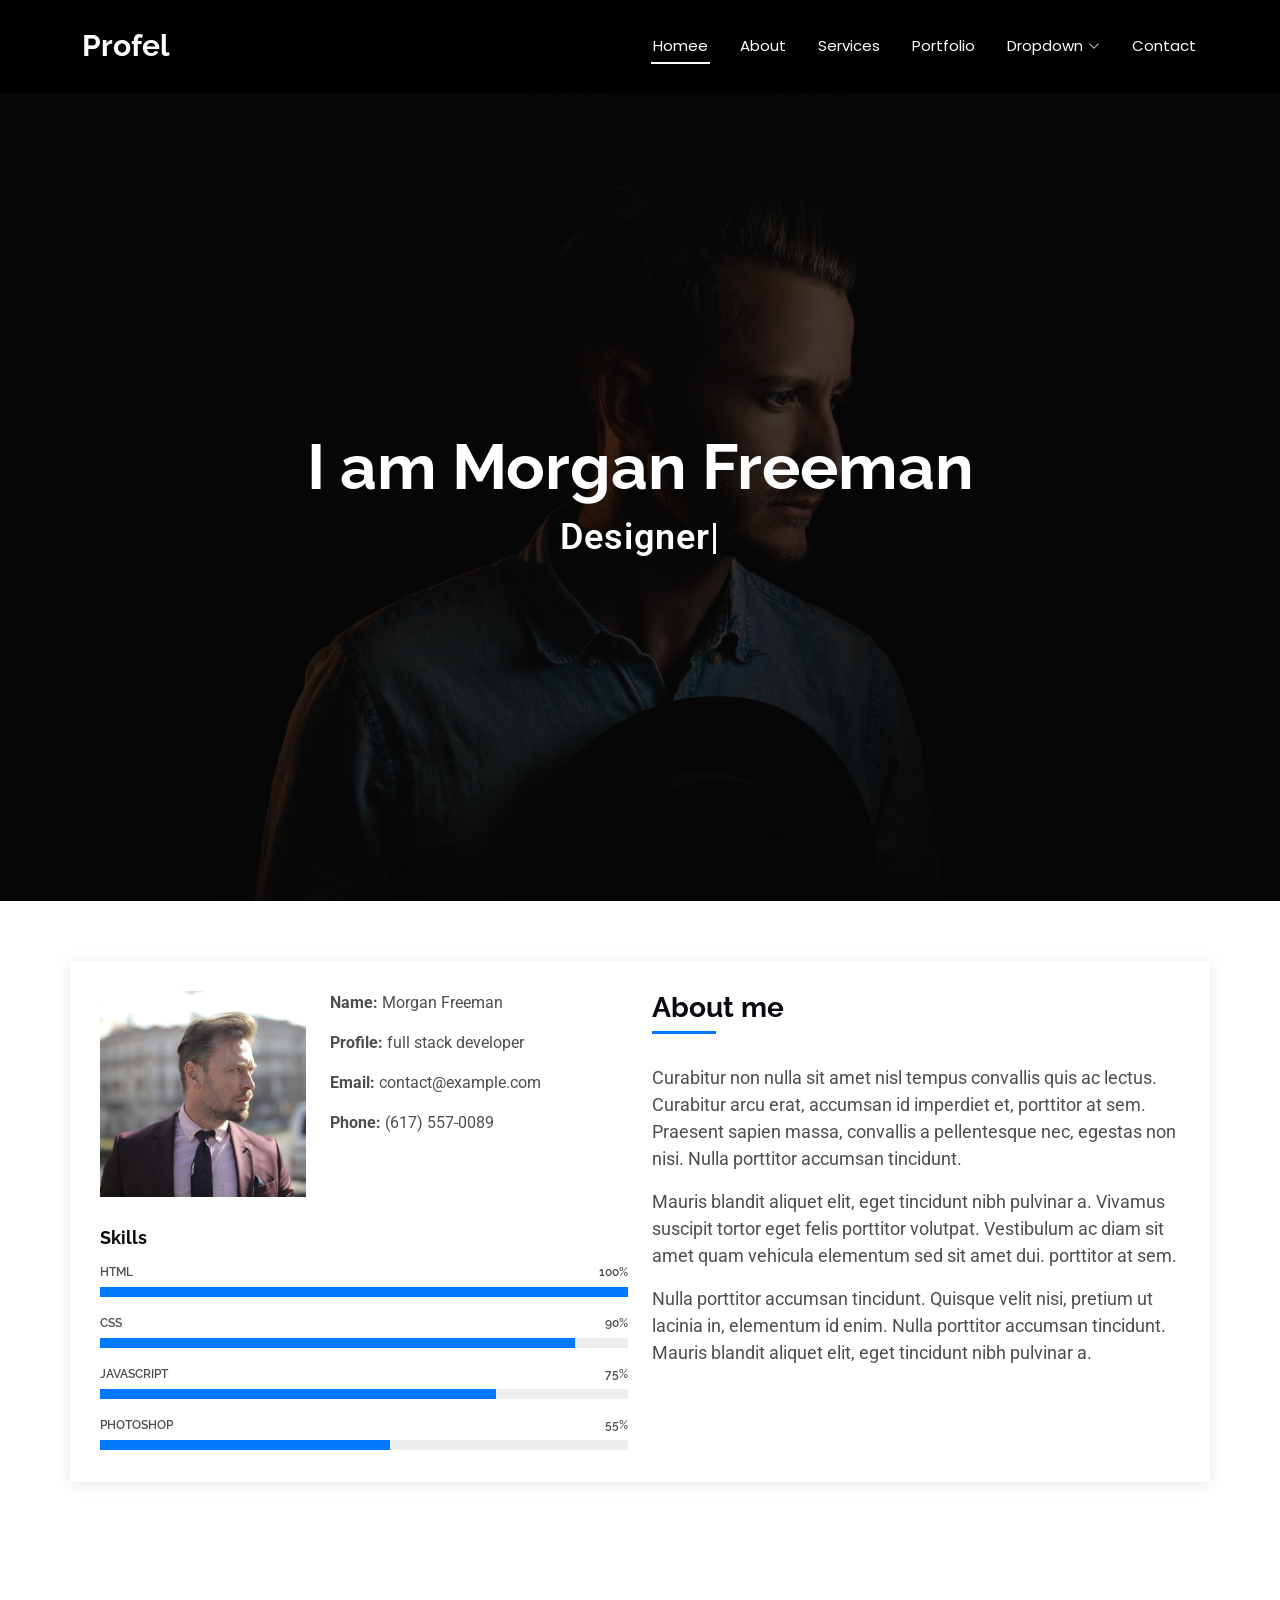
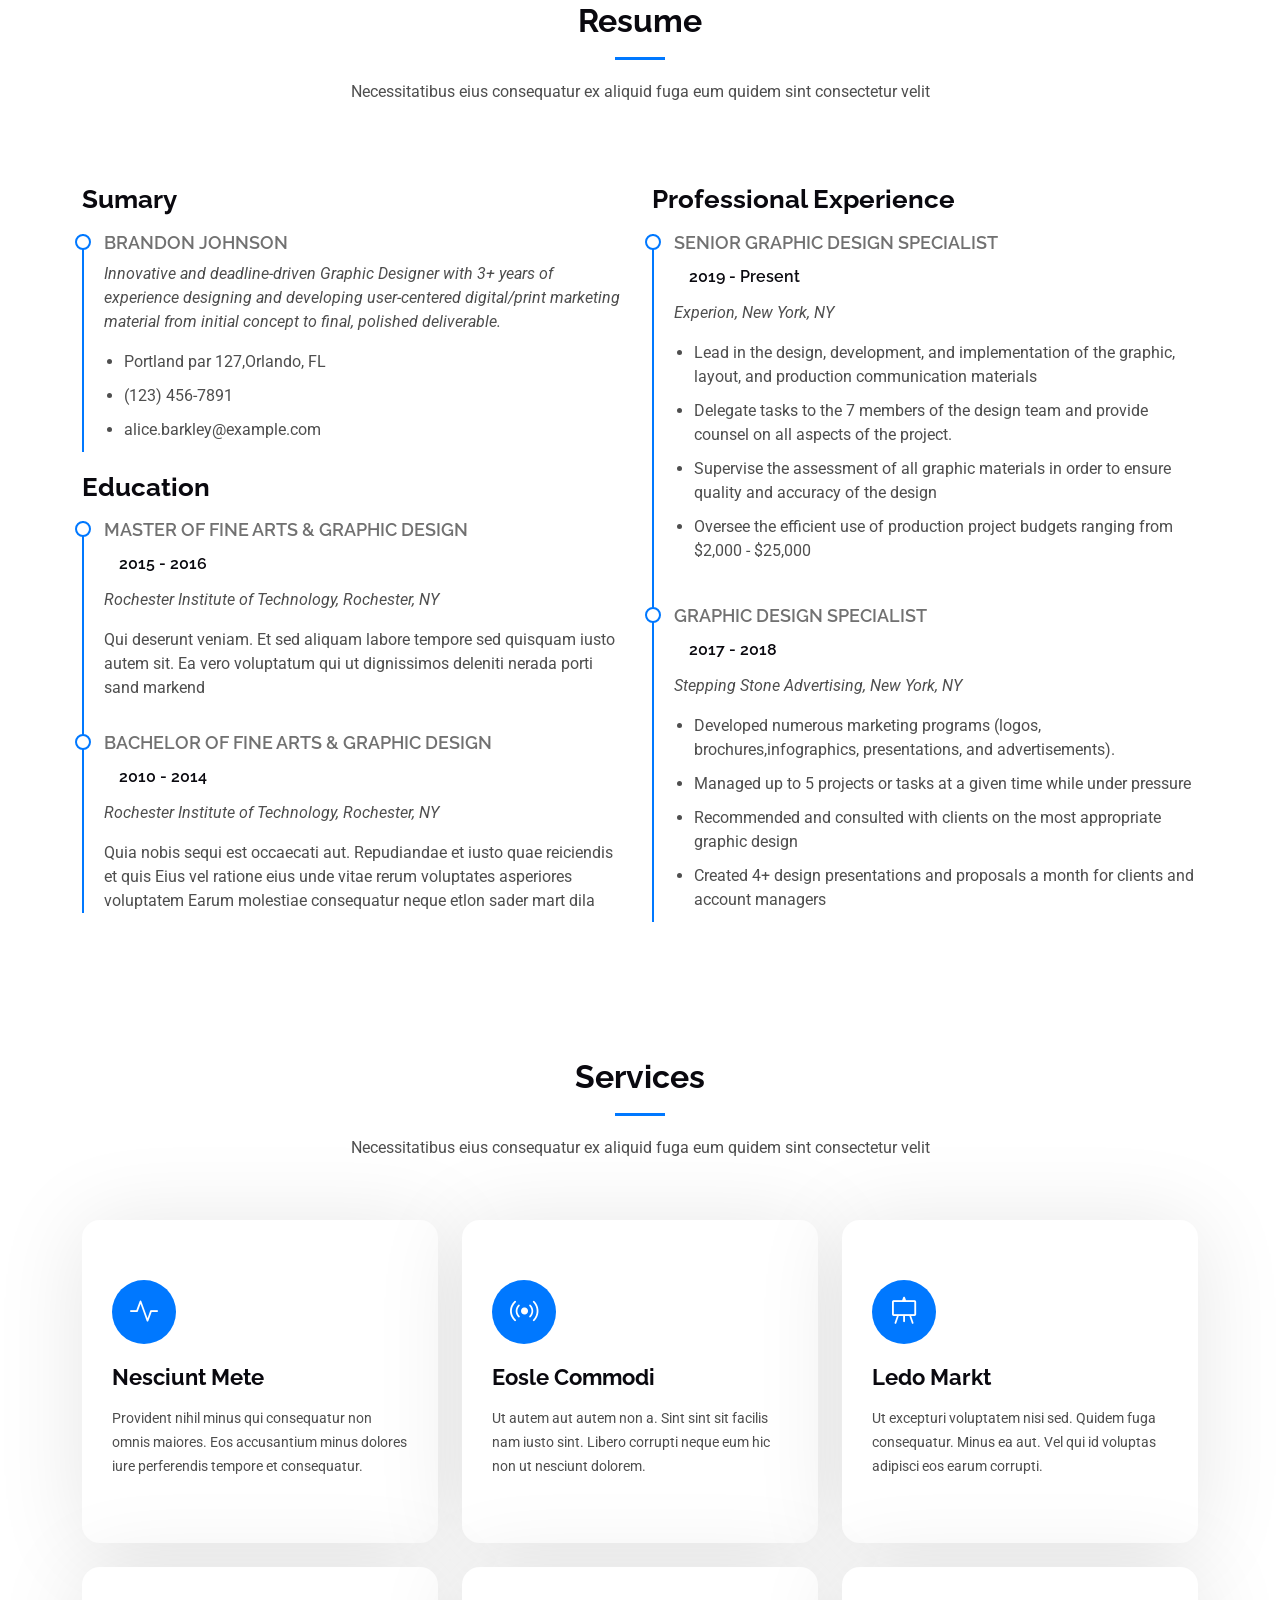
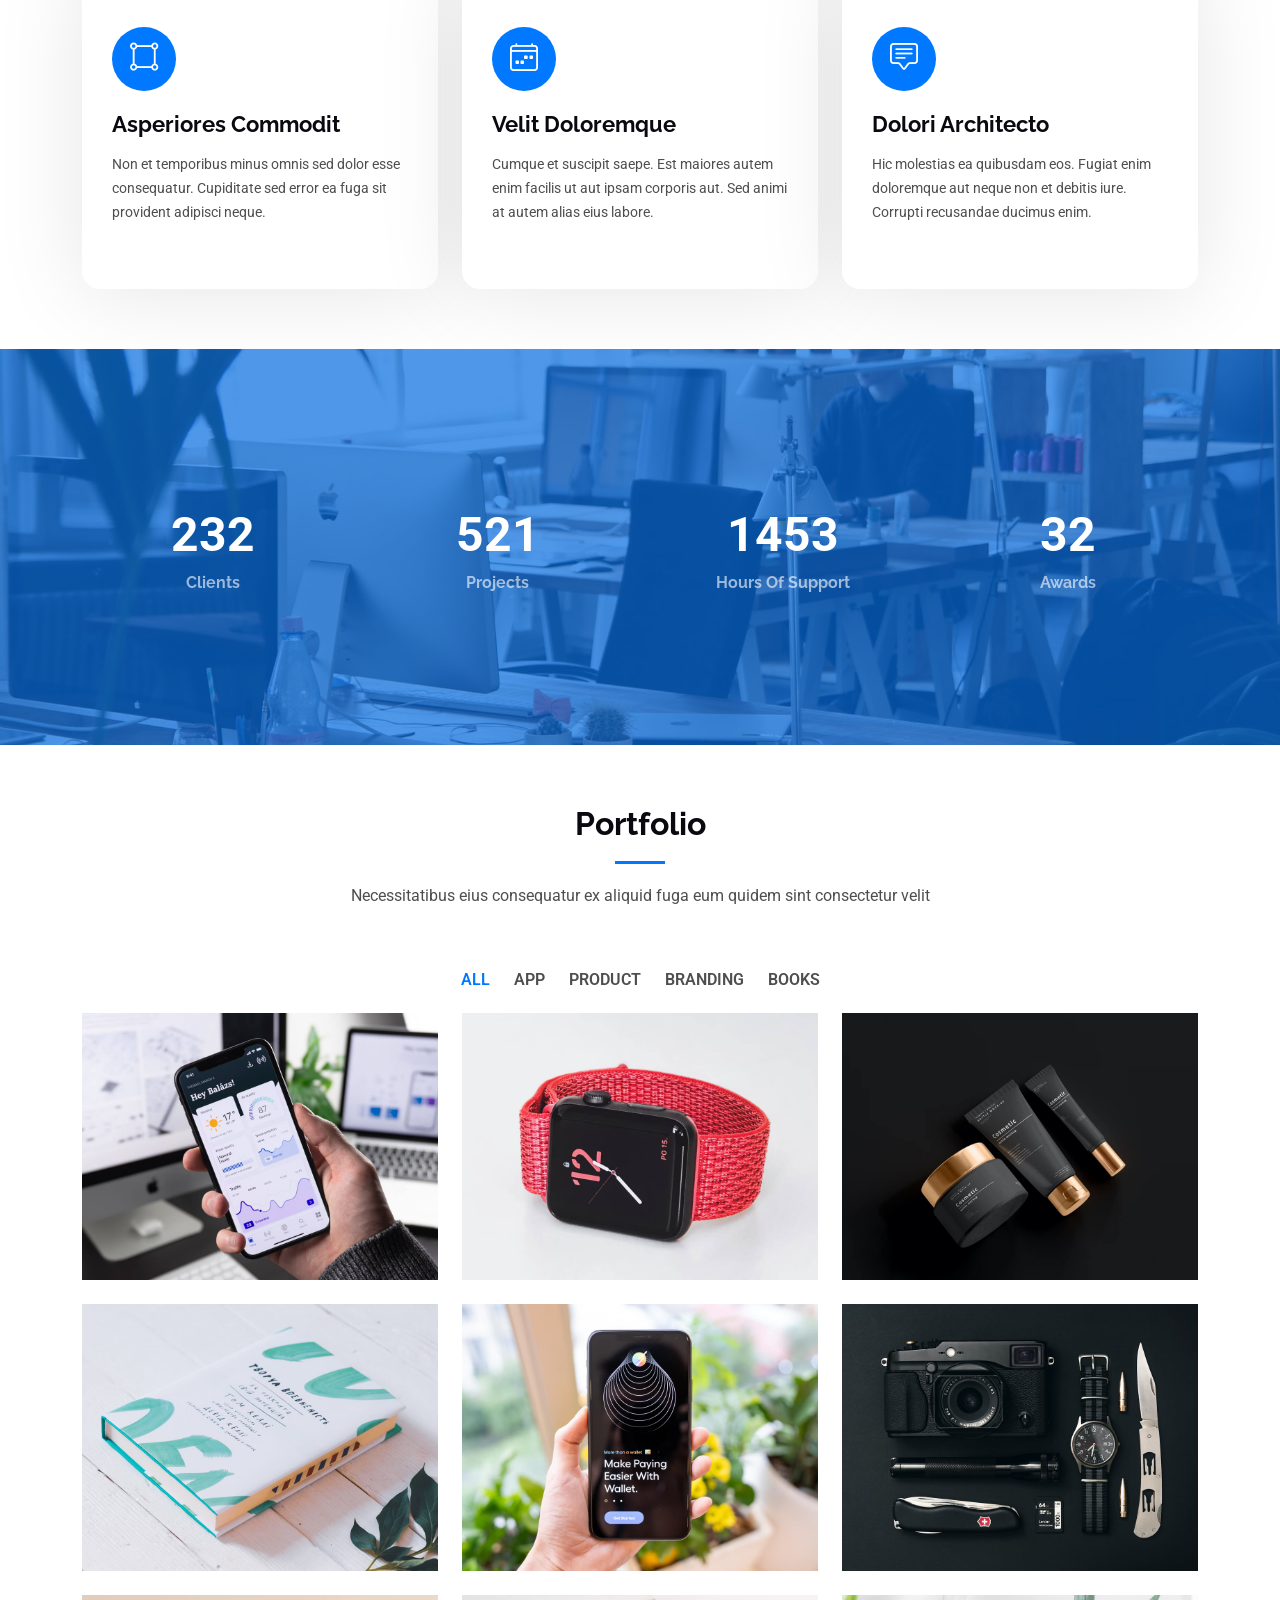
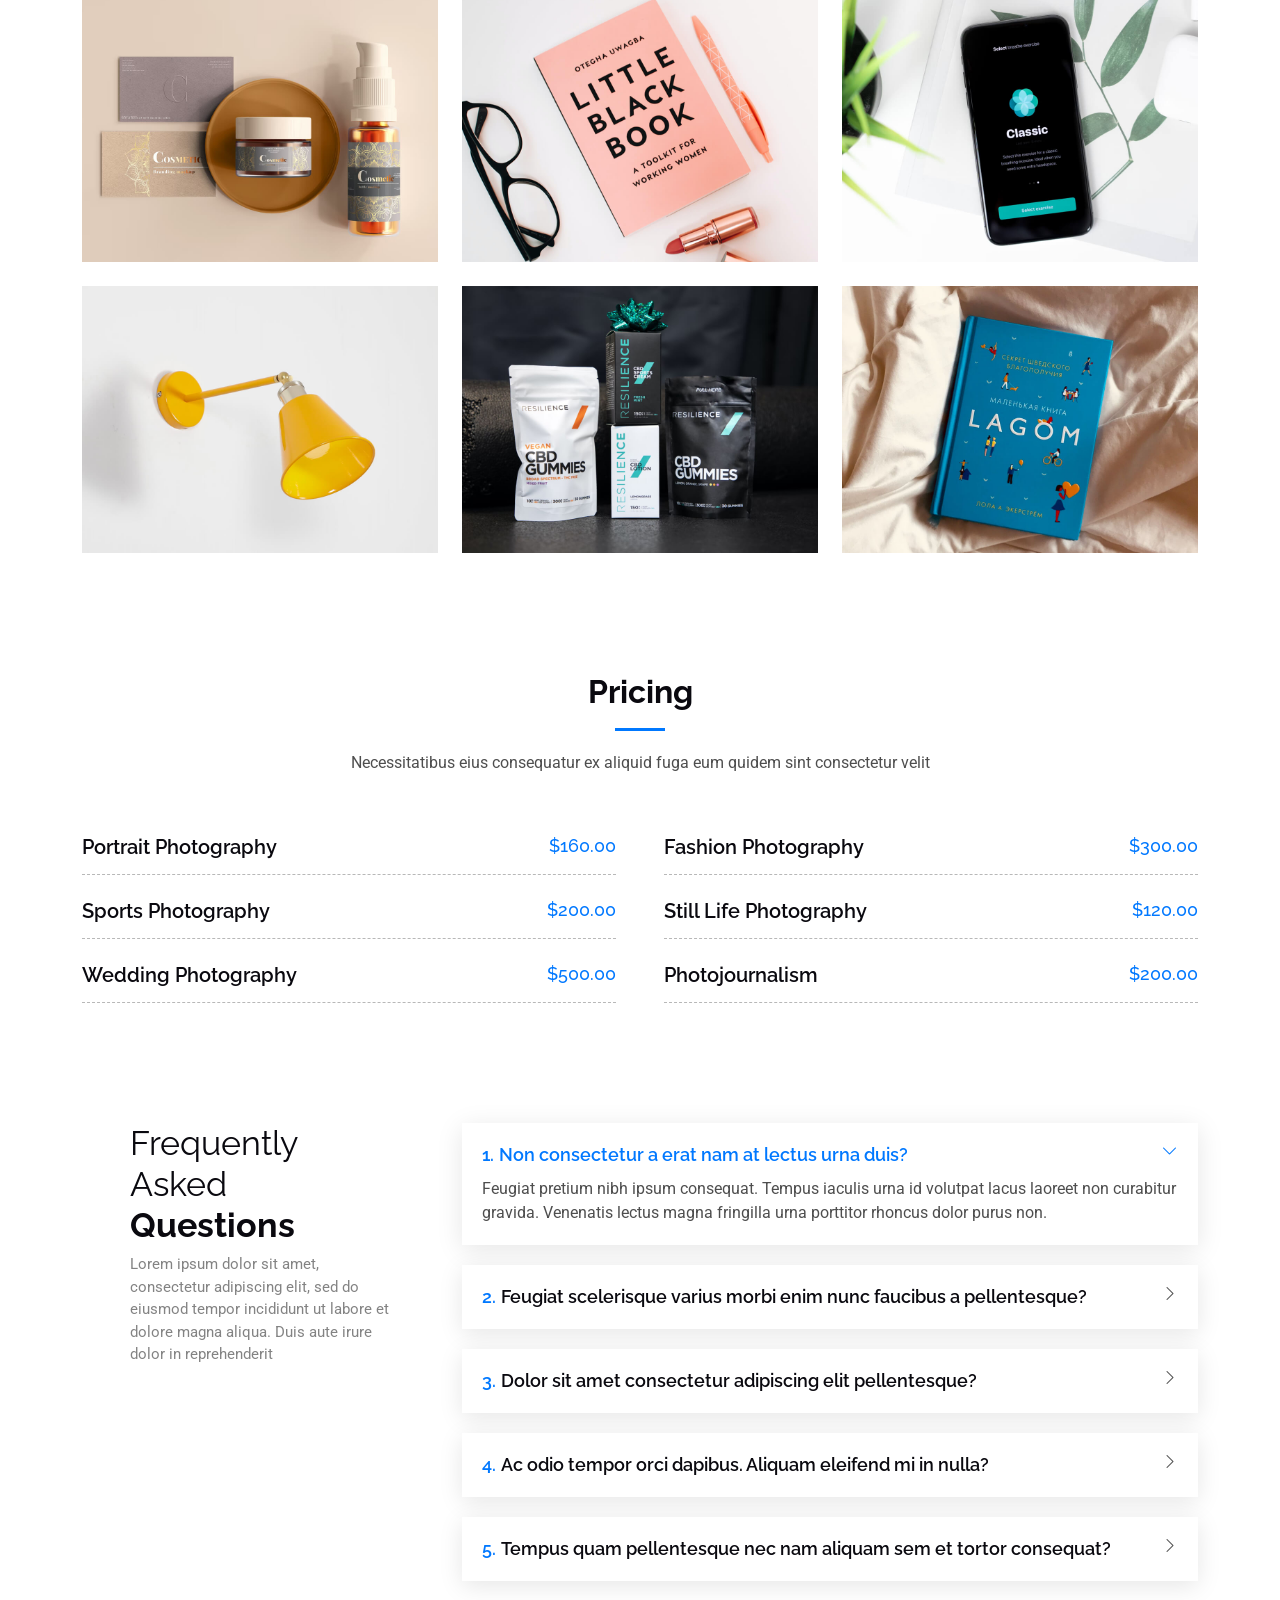
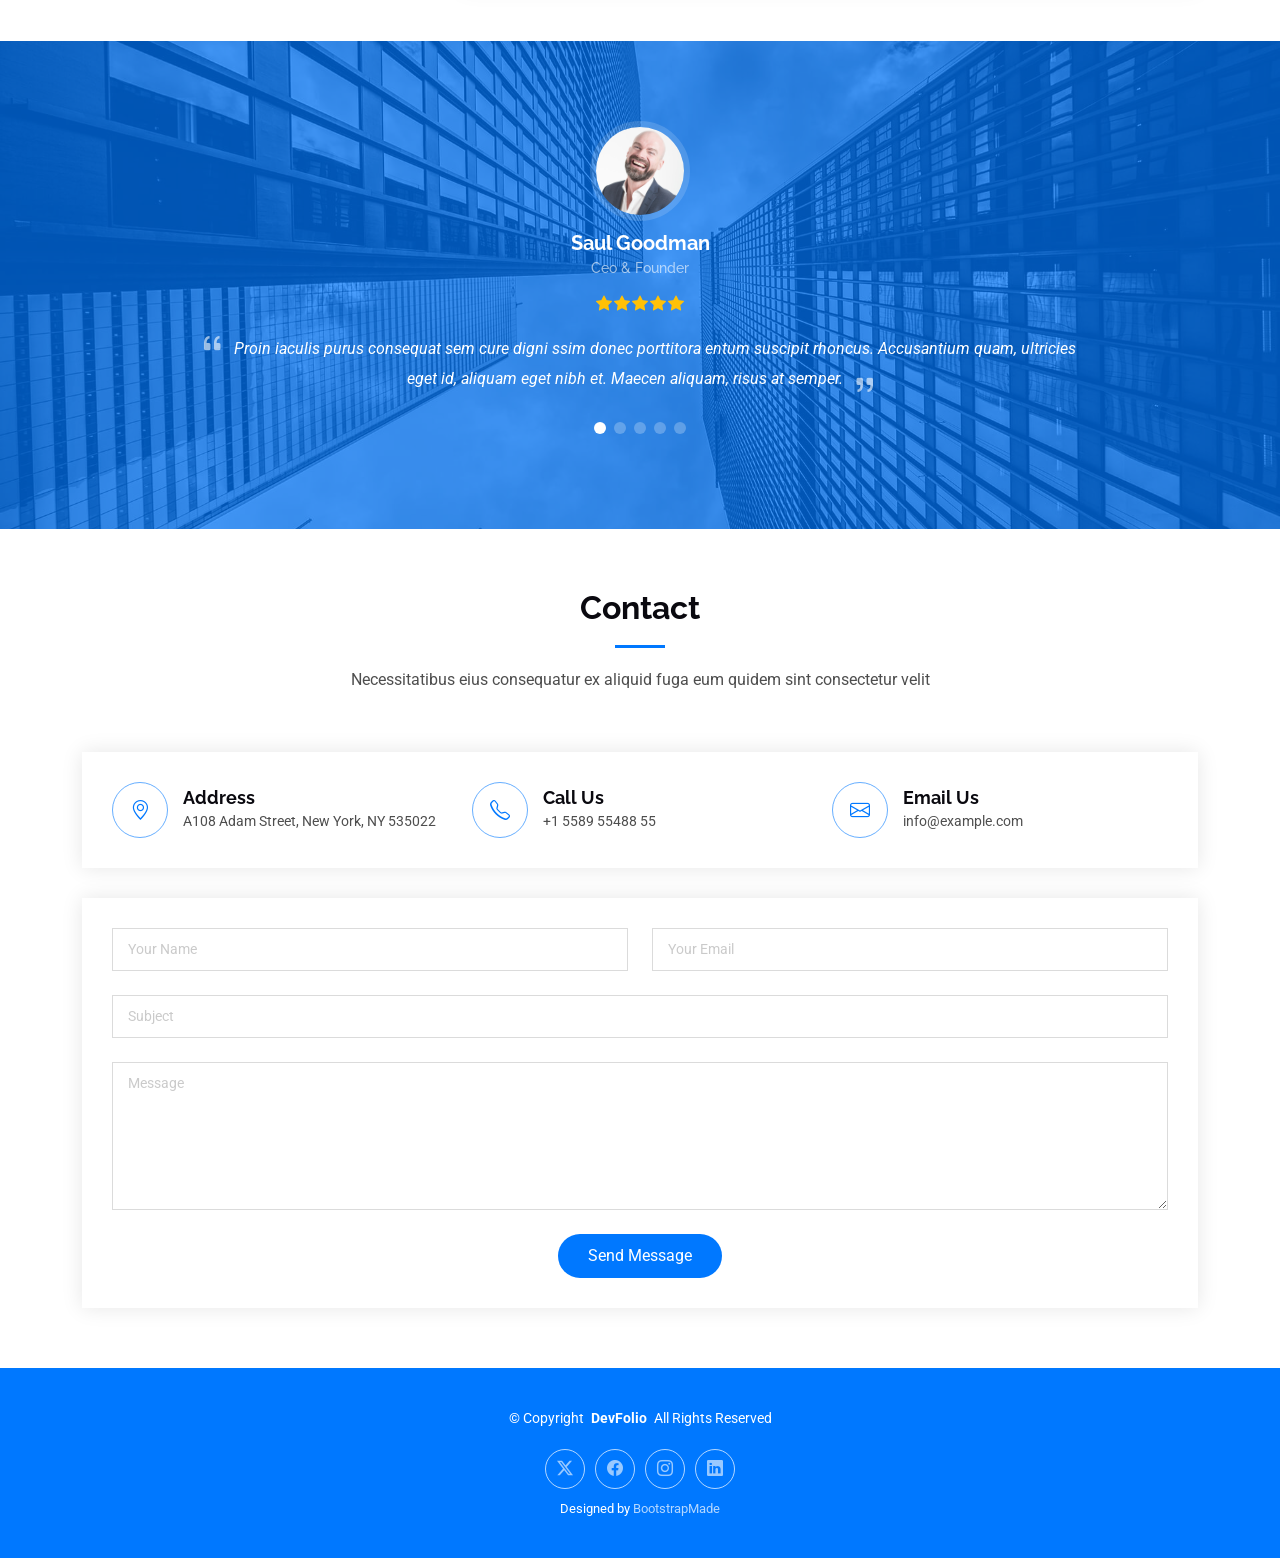
<file: DevFolio/index.html>
<!DOCTYPE html>
<html lang="en">

<head>
  <meta charset="utf-8">
  <meta content="width=device-width, initial-scale=1.0" name="viewport">
  <title>Index - DevFolio Bootstrap Template</title>
  <meta name="description" content="">
  <meta name="keywords" content="">

  <!-- Favicons -->
  <link href="assets/img/favicon.png" rel="icon">
  <link href="assets/img/apple-touch-icon.png" rel="apple-touch-icon">

  <!-- Fonts -->
  <link href="https://fonts.googleapis.com" rel="preconnect">
  <link href="https://fonts.gstatic.com" rel="preconnect" crossorigin>
  <link href="https://fonts.googleapis.com/css2?family=Roboto:ital,wght@0,100;0,300;0,400;0,500;0,700;0,900;1,100;1,300;1,400;1,500;1,700;1,900&family=Poppins:ital,wght@0,100;0,200;0,300;0,400;0,500;0,600;0,700;0,800;0,900;1,100;1,200;1,300;1,400;1,500;1,600;1,700;1,800;1,900&family=Raleway:ital,wght@0,100;0,200;0,300;0,400;0,500;0,600;0,700;0,800;0,900;1,100;1,200;1,300;1,400;1,500;1,600;1,700;1,800;1,900&display=swap" rel="stylesheet">

  <!-- Vendor CSS Files -->
  <link href="assets/vendor/bootstrap/css/bootstrap.min.css" rel="stylesheet">
  <link href="assets/vendor/bootstrap-icons/bootstrap-icons.css" rel="stylesheet">
  <link href="assets/vendor/aos/aos.css" rel="stylesheet">
  <link href="assets/vendor/glightbox/css/glightbox.min.css" rel="stylesheet">
  <link href="assets/vendor/swiper/swiper-bundle.min.css" rel="stylesheet">

  <!-- Main CSS File -->
  <link href="assets/css/main.css" rel="stylesheet">

  <!-- =======================================================
  * Template Name: DevFolio
  * Template URL: https://bootstrapmade.com/devfolio-bootstrap-portfolio-html-template/
  * Updated: Aug 07 2024 with Bootstrap v5.3.3
  * Author: BootstrapMade.com
  * License: https://bootstrapmade.com/license/
  ======================================================== -->
</head>

<body class="index-page">

  <header id="header" class="header d-flex align-items-center sticky-top">
    <div class="container-fluid container-xl position-relative d-flex align-items-center justify-content-between">

      <a href="index.html" class="logo d-flex align-items-center">
        <!-- Uncomment the line below if you also wish to use an image logo -->
        <!-- <img src="assets/img/logo.png" alt=""> -->
        <h1 class="sitename">Profel</h1>
      </a>

      <nav id="navmenu" class="navmenu">
        <ul>
          <li><a href="#hero" class="active">Homee<br></a></li>
          <li><a href="#about">About</a></li>
          <li><a href="#services">Services</a></li>
          <li><a href="#portfolio">Portfolio</a></li>
          <li class="dropdown"><a href="#"><span>Dropdown</span> <i class="bi bi-chevron-down toggle-dropdown"></i></a>
            <ul>
              <li><a href="#">Dropdown 1</a></li>
              <li class="dropdown"><a href="#"><span>Deep Dropdown</span> <i class="bi bi-chevron-down toggle-dropdown"></i></a>
                <ul>
                  <li><a href="#">Deep Dropdown 1</a></li>
                  <li><a href="#">Deep Dropdown 2</a></li>
                  <li><a href="#">Deep Dropdown 3</a></li>
                  <li><a href="#">Deep Dropdown 4</a></li>
                  <li><a href="#">Deep Dropdown 5</a></li>
                </ul>
              </li>
              <li><a href="#">Dropdown 2</a></li>
              <li><a href="#">Dropdown 3</a></li>
              <li><a href="#">Dropdown 4</a></li>
            </ul>
          </li>
          <li><a href="#contact">Contact</a></li>
        </ul>
        <i class="mobile-nav-toggle d-xl-none bi bi-list"></i>
      </nav>

    </div>
  </header>

  <main class="main">

    <!-- Hero Section -->
    <section id="hero" class="hero section dark-background">

      <img src="assets/img/hero-img.jpg" alt="" data-aos="fade-in">

      <div class="container d-flex flex-column align-items-center justify-content-center text-center" data-aos="fade-up" data-aos-delay="100">
        <h2>I am Morgan Freeman</h2>
        <p><span class="typed" data-typed-items="Designer, Developer, Freelancer, Photographer"></span></p>
      </div>

    </section><!-- /Hero Section -->

    <!-- About Section -->
    <section id="about" class="about section">

      <div class="container" data-aos="fade-up" data-aos-delay="100">

        <div class="row gy-4">
          <div class="col-md-6">

            <div class="row justify-content-between gy-4">
              <div class="col-lg-5">
                <img src="assets/img/profile-img.jpg" class="img-fluid" alt="">
              </div>
              <div class="col-lg-7 about-info">
                <p><strong>Name: </strong> <span>Morgan Freeman</span></p>
                <p><strong>Profile: </strong> <span>full stack developer</span></p>
                <p><strong>Email: </strong> <span>contact@example.com</span></p>
                <p><strong>Phone: </strong> <span>(617) 557-0089</span></p>
              </div>
            </div>

            <div class="skills-content skills-animation">

              <h5>Skills</h5>

              <div class="progress">
                <span class="skill"><span>HTML</span> <i class="val">100%</i></span>
                <div class="progress-bar-wrap">
                  <div class="progress-bar" role="progressbar" aria-valuenow="100" aria-valuemin="0" aria-valuemax="100"></div>
                </div>
              </div><!-- End Skills Item -->

              <div class="progress">
                <span class="skill"><span>CSS</span> <i class="val">90%</i></span>
                <div class="progress-bar-wrap">
                  <div class="progress-bar" role="progressbar" aria-valuenow="90" aria-valuemin="0" aria-valuemax="100"></div>
                </div>
              </div><!-- End Skills Item -->

              <div class="progress">
                <span class="skill"><span>JavaScript</span> <i class="val">75%</i></span>
                <div class="progress-bar-wrap">
                  <div class="progress-bar" role="progressbar" aria-valuenow="75" aria-valuemin="0" aria-valuemax="100"></div>
                </div>
              </div><!-- End Skills Item -->

              <div class="progress">
                <span class="skill"><span>Photoshop</span> <i class="val">55%</i></span>
                <div class="progress-bar-wrap">
                  <div class="progress-bar" role="progressbar" aria-valuenow="55" aria-valuemin="0" aria-valuemax="100"></div>
                </div>
              </div><!-- End Skills Item -->

            </div>
          </div>

          <div class="col-md-6">
            <div class="about-me">
              <h4>About me</h4>
              <p>
                Curabitur non nulla sit amet nisl tempus convallis quis ac lectus. Curabitur arcu erat, accumsan id
                imperdiet et, porttitor
                at sem. Praesent sapien massa, convallis a pellentesque nec, egestas non nisi. Nulla
                porttitor accumsan tincidunt.
              </p>
              <p>
                Mauris blandit aliquet elit, eget tincidunt nibh pulvinar a. Vivamus suscipit tortor eget felis
                porttitor volutpat. Vestibulum
                ac diam sit amet quam vehicula elementum sed sit amet dui. porttitor at sem.
              </p>
              <p>
                Nulla porttitor accumsan tincidunt. Quisque velit nisi, pretium ut lacinia in, elementum id enim.
                Nulla porttitor accumsan
                tincidunt. Mauris blandit aliquet elit, eget tincidunt nibh pulvinar a.
              </p>
            </div>
          </div>
        </div>

      </div>

    </section><!-- /About Section -->

    <!-- Resume Section -->
    <section id="resume" class="resume section">

      <!-- Section Title -->
      <div class="container section-title" data-aos="fade-up">
        <h2>Resume</h2>
        <p>Necessitatibus eius consequatur ex aliquid fuga eum quidem sint consectetur velit</p>
      </div><!-- End Section Title -->

      <div class="container">

        <div class="row">

          <div class="col-lg-6" data-aos="fade-up" data-aos-delay="100">
            <h3 class="resume-title">Sumary</h3>

            <div class="resume-item pb-0">
              <h4>Brandon Johnson</h4>
              <p><em>Innovative and deadline-driven Graphic Designer with 3+ years of experience designing and developing user-centered digital/print marketing material from initial concept to final, polished deliverable.</em></p>
              <ul>
                <li>Portland par 127,Orlando, FL</li>
                <li>(123) 456-7891</li>
                <li>alice.barkley@example.com</li>
              </ul>
            </div><!-- Edn Resume Item -->

            <h3 class="resume-title">Education</h3>
            <div class="resume-item">
              <h4>Master of Fine Arts &amp; Graphic Design</h4>
              <h5>2015 - 2016</h5>
              <p><em>Rochester Institute of Technology, Rochester, NY</em></p>
              <p>Qui deserunt veniam. Et sed aliquam labore tempore sed quisquam iusto autem sit. Ea vero voluptatum qui ut dignissimos deleniti nerada porti sand markend</p>
            </div><!-- Edn Resume Item -->

            <div class="resume-item">
              <h4>Bachelor of Fine Arts &amp; Graphic Design</h4>
              <h5>2010 - 2014</h5>
              <p><em>Rochester Institute of Technology, Rochester, NY</em></p>
              <p>Quia nobis sequi est occaecati aut. Repudiandae et iusto quae reiciendis et quis Eius vel ratione eius unde vitae rerum voluptates asperiores voluptatem Earum molestiae consequatur neque etlon sader mart dila</p>
            </div><!-- Edn Resume Item -->

          </div>

          <div class="col-lg-6" data-aos="fade-up" data-aos-delay="200">
            <h3 class="resume-title">Professional Experience</h3>
            <div class="resume-item">
              <h4>Senior graphic design specialist</h4>
              <h5>2019 - Present</h5>
              <p><em>Experion, New York, NY </em></p>
              <ul>
                <li>Lead in the design, development, and implementation of the graphic, layout, and production communication materials</li>
                <li>Delegate tasks to the 7 members of the design team and provide counsel on all aspects of the project. </li>
                <li>Supervise the assessment of all graphic materials in order to ensure quality and accuracy of the design</li>
                <li>Oversee the efficient use of production project budgets ranging from $2,000 - $25,000</li>
              </ul>
            </div><!-- Edn Resume Item -->

            <div class="resume-item">
              <h4>Graphic design specialist</h4>
              <h5>2017 - 2018</h5>
              <p><em>Stepping Stone Advertising, New York, NY</em></p>
              <ul>
                <li>Developed numerous marketing programs (logos, brochures,infographics, presentations, and advertisements).</li>
                <li>Managed up to 5 projects or tasks at a given time while under pressure</li>
                <li>Recommended and consulted with clients on the most appropriate graphic design</li>
                <li>Created 4+ design presentations and proposals a month for clients and account managers</li>
              </ul>
            </div><!-- Edn Resume Item -->

          </div>

        </div>

      </div>

    </section><!-- /Resume Section -->

    <!-- Services Section -->
    <section id="services" class="services section">

      <!-- Section Title -->
      <div class="container section-title" data-aos="fade-up">
        <h2>Services</h2>
        <p>Necessitatibus eius consequatur ex aliquid fuga eum quidem sint consectetur velit</p>
      </div><!-- End Section Title -->

      <div class="container">

        <div class="row gy-4">

          <div class="col-lg-4 col-md-6" data-aos="fade-up" data-aos-delay="100">
            <div class="service-item  position-relative">
              <div class="icon">
                <i class="bi bi-activity"></i>
              </div>
              <a href="#" class="stretched-link">
                <h3>Nesciunt Mete</h3>
              </a>
              <p>Provident nihil minus qui consequatur non omnis maiores. Eos accusantium minus dolores iure perferendis tempore et consequatur.</p>
            </div>
          </div><!-- End Service Item -->

          <div class="col-lg-4 col-md-6" data-aos="fade-up" data-aos-delay="200">
            <div class="service-item position-relative">
              <div class="icon">
                <i class="bi bi-broadcast"></i>
              </div>
              <a href="#" class="stretched-link">
                <h3>Eosle Commodi</h3>
              </a>
              <p>Ut autem aut autem non a. Sint sint sit facilis nam iusto sint. Libero corrupti neque eum hic non ut nesciunt dolorem.</p>
            </div>
          </div><!-- End Service Item -->

          <div class="col-lg-4 col-md-6" data-aos="fade-up" data-aos-delay="300">
            <div class="service-item position-relative">
              <div class="icon">
                <i class="bi bi-easel"></i>
              </div>
              <a href="#" class="stretched-link">
                <h3>Ledo Markt</h3>
              </a>
              <p>Ut excepturi voluptatem nisi sed. Quidem fuga consequatur. Minus ea aut. Vel qui id voluptas adipisci eos earum corrupti.</p>
            </div>
          </div><!-- End Service Item -->

          <div class="col-lg-4 col-md-6" data-aos="fade-up" data-aos-delay="400">
            <div class="service-item position-relative">
              <div class="icon">
                <i class="bi bi-bounding-box-circles"></i>
              </div>
              <a href="#" class="stretched-link">
                <h3>Asperiores Commodit</h3>
              </a>
              <p>Non et temporibus minus omnis sed dolor esse consequatur. Cupiditate sed error ea fuga sit provident adipisci neque.</p>
              <a href="#" class="stretched-link"></a>
            </div>
          </div><!-- End Service Item -->

          <div class="col-lg-4 col-md-6" data-aos="fade-up" data-aos-delay="500">
            <div class="service-item position-relative">
              <div class="icon">
                <i class="bi bi-calendar4-week"></i>
              </div>
              <a href="#" class="stretched-link">
                <h3>Velit Doloremque</h3>
              </a>
              <p>Cumque et suscipit saepe. Est maiores autem enim facilis ut aut ipsam corporis aut. Sed animi at autem alias eius labore.</p>
              <a href="#" class="stretched-link"></a>
            </div>
          </div><!-- End Service Item -->

          <div class="col-lg-4 col-md-6" data-aos="fade-up" data-aos-delay="600">
            <div class="service-item position-relative">
              <div class="icon">
                <i class="bi bi-chat-square-text"></i>
              </div>
              <a href="#" class="stretched-link">
                <h3>Dolori Architecto</h3>
              </a>
              <p>Hic molestias ea quibusdam eos. Fugiat enim doloremque aut neque non et debitis iure. Corrupti recusandae ducimus enim.</p>
              <a href="#" class="stretched-link"></a>
            </div>
          </div><!-- End Service Item -->

        </div>

      </div>

    </section><!-- /Services Section -->

    <!-- Stats Section -->
    <section id="stats" class="stats section accent-background">

      <img src="assets/img/stats-bg.jpg" alt="" data-aos="fade-in">

      <div class="container position-relative" data-aos="fade-up" data-aos-delay="100">

        <div class="row gy-4">

          <div class="col-lg-3 col-md-6">
            <div class="stats-item text-center w-100 h-100">
              <span data-purecounter-start="0" data-purecounter-end="232" data-purecounter-duration="0" class="purecounter">232</span>
              <p>Clients</p>
            </div>
          </div><!-- End Stats Item -->

          <div class="col-lg-3 col-md-6">
            <div class="stats-item text-center w-100 h-100">
              <span data-purecounter-start="0" data-purecounter-end="521" data-purecounter-duration="0" class="purecounter">521</span>
              <p>Projects</p>
            </div>
          </div><!-- End Stats Item -->

          <div class="col-lg-3 col-md-6">
            <div class="stats-item text-center w-100 h-100">
              <span data-purecounter-start="0" data-purecounter-end="1453" data-purecounter-duration="0" class="purecounter">1453</span>
              <p>Hours Of Support</p>
            </div>
          </div><!-- End Stats Item -->

          <div class="col-lg-3 col-md-6">
            <div class="stats-item text-center w-100 h-100">
              <span data-purecounter-start="0" data-purecounter-end="32" data-purecounter-duration="0" class="purecounter">32</span>
              <p>Awards</p>
            </div>
          </div><!-- End Stats Item -->

        </div>

      </div>

    </section><!-- /Stats Section -->

    <!-- Portfolio Section -->
    <section id="portfolio" class="portfolio section">

      <!-- Section Title -->
      <div class="container section-title" data-aos="fade-up">
        <h2>Portfolio</h2>
        <p>Necessitatibus eius consequatur ex aliquid fuga eum quidem sint consectetur velit</p>
      </div><!-- End Section Title -->

      <div class="container">

        <div class="isotope-layout" data-default-filter="*" data-layout="masonry" data-sort="original-order">

          <ul class="portfolio-filters isotope-filters" data-aos="fade-up" data-aos-delay="100">
            <li data-filter="*" class="filter-active">All</li>
            <li data-filter=".filter-app">App</li>
            <li data-filter=".filter-product">Product</li>
            <li data-filter=".filter-branding">Branding</li>
            <li data-filter=".filter-books">Books</li>
          </ul><!-- End Portfolio Filters -->

          <div class="row gy-4 isotope-container" data-aos="fade-up" data-aos-delay="200">

            <div class="col-lg-4 col-md-6 portfolio-item isotope-item filter-app">
              <img src="assets/img/portfolio/app-1.jpg" class="img-fluid" alt="">
              <div class="portfolio-info">
                <h4>App 1</h4>
                <p>Lorem ipsum, dolor sit amet consectetur</p>
                <a href="assets/img/portfolio/app-1.jpg" title="App 1" data-gallery="portfolio-gallery-app" class="glightbox preview-link"><i class="bi bi-zoom-in"></i></a>
                <a href="portfolio-details.html" title="More Details" class="details-link"><i class="bi bi-link-45deg"></i></a>
              </div>
            </div><!-- End Portfolio Item -->

            <div class="col-lg-4 col-md-6 portfolio-item isotope-item filter-product">
              <img src="assets/img/portfolio/product-1.jpg" class="img-fluid" alt="">
              <div class="portfolio-info">
                <h4>Product 1</h4>
                <p>Lorem ipsum, dolor sit amet consectetur</p>
                <a href="assets/img/portfolio/product-1.jpg" title="Product 1" data-gallery="portfolio-gallery-product" class="glightbox preview-link"><i class="bi bi-zoom-in"></i></a>
                <a href="portfolio-details.html" title="More Details" class="details-link"><i class="bi bi-link-45deg"></i></a>
              </div>
            </div><!-- End Portfolio Item -->

            <div class="col-lg-4 col-md-6 portfolio-item isotope-item filter-branding">
              <img src="assets/img/portfolio/branding-1.jpg" class="img-fluid" alt="">
              <div class="portfolio-info">
                <h4>Branding 1</h4>
                <p>Lorem ipsum, dolor sit amet consectetur</p>
                <a href="assets/img/portfolio/branding-1.jpg" title="Branding 1" data-gallery="portfolio-gallery-branding" class="glightbox preview-link"><i class="bi bi-zoom-in"></i></a>
                <a href="portfolio-details.html" title="More Details" class="details-link"><i class="bi bi-link-45deg"></i></a>
              </div>
            </div><!-- End Portfolio Item -->

            <div class="col-lg-4 col-md-6 portfolio-item isotope-item filter-books">
              <img src="assets/img/portfolio/books-1.jpg" class="img-fluid" alt="">
              <div class="portfolio-info">
                <h4>Books 1</h4>
                <p>Lorem ipsum, dolor sit amet consectetur</p>
                <a href="assets/img/portfolio/books-1.jpg" title="Branding 1" data-gallery="portfolio-gallery-book" class="glightbox preview-link"><i class="bi bi-zoom-in"></i></a>
                <a href="portfolio-details.html" title="More Details" class="details-link"><i class="bi bi-link-45deg"></i></a>
              </div>
            </div><!-- End Portfolio Item -->

            <div class="col-lg-4 col-md-6 portfolio-item isotope-item filter-app">
              <img src="assets/img/portfolio/app-2.jpg" class="img-fluid" alt="">
              <div class="portfolio-info">
                <h4>App 2</h4>
                <p>Lorem ipsum, dolor sit amet consectetur</p>
                <a href="assets/img/portfolio/app-2.jpg" title="App 2" data-gallery="portfolio-gallery-app" class="glightbox preview-link"><i class="bi bi-zoom-in"></i></a>
                <a href="portfolio-details.html" title="More Details" class="details-link"><i class="bi bi-link-45deg"></i></a>
              </div>
            </div><!-- End Portfolio Item -->

            <div class="col-lg-4 col-md-6 portfolio-item isotope-item filter-product">
              <img src="assets/img/portfolio/product-2.jpg" class="img-fluid" alt="">
              <div class="portfolio-info">
                <h4>Product 2</h4>
                <p>Lorem ipsum, dolor sit amet consectetur</p>
                <a href="assets/img/portfolio/product-2.jpg" title="Product 2" data-gallery="portfolio-gallery-product" class="glightbox preview-link"><i class="bi bi-zoom-in"></i></a>
                <a href="portfolio-details.html" title="More Details" class="details-link"><i class="bi bi-link-45deg"></i></a>
              </div>
            </div><!-- End Portfolio Item -->

            <div class="col-lg-4 col-md-6 portfolio-item isotope-item filter-branding">
              <img src="assets/img/portfolio/branding-2.jpg" class="img-fluid" alt="">
              <div class="portfolio-info">
                <h4>Branding 2</h4>
                <p>Lorem ipsum, dolor sit amet consectetur</p>
                <a href="assets/img/portfolio/branding-2.jpg" title="Branding 2" data-gallery="portfolio-gallery-branding" class="glightbox preview-link"><i class="bi bi-zoom-in"></i></a>
                <a href="portfolio-details.html" title="More Details" class="details-link"><i class="bi bi-link-45deg"></i></a>
              </div>
            </div><!-- End Portfolio Item -->

            <div class="col-lg-4 col-md-6 portfolio-item isotope-item filter-books">
              <img src="assets/img/portfolio/books-2.jpg" class="img-fluid" alt="">
              <div class="portfolio-info">
                <h4>Books 2</h4>
                <p>Lorem ipsum, dolor sit amet consectetur</p>
                <a href="assets/img/portfolio/books-2.jpg" title="Branding 2" data-gallery="portfolio-gallery-book" class="glightbox preview-link"><i class="bi bi-zoom-in"></i></a>
                <a href="portfolio-details.html" title="More Details" class="details-link"><i class="bi bi-link-45deg"></i></a>
              </div>
            </div><!-- End Portfolio Item -->

            <div class="col-lg-4 col-md-6 portfolio-item isotope-item filter-app">
              <img src="assets/img/portfolio/app-3.jpg" class="img-fluid" alt="">
              <div class="portfolio-info">
                <h4>App 3</h4>
                <p>Lorem ipsum, dolor sit amet consectetur</p>
                <a href="assets/img/portfolio/app-3.jpg" title="App 3" data-gallery="portfolio-gallery-app" class="glightbox preview-link"><i class="bi bi-zoom-in"></i></a>
                <a href="portfolio-details.html" title="More Details" class="details-link"><i class="bi bi-link-45deg"></i></a>
              </div>
            </div><!-- End Portfolio Item -->

            <div class="col-lg-4 col-md-6 portfolio-item isotope-item filter-product">
              <img src="assets/img/portfolio/product-3.jpg" class="img-fluid" alt="">
              <div class="portfolio-info">
                <h4>Product 3</h4>
                <p>Lorem ipsum, dolor sit amet consectetur</p>
                <a href="assets/img/portfolio/product-3.jpg" title="Product 3" data-gallery="portfolio-gallery-product" class="glightbox preview-link"><i class="bi bi-zoom-in"></i></a>
                <a href="portfolio-details.html" title="More Details" class="details-link"><i class="bi bi-link-45deg"></i></a>
              </div>
            </div><!-- End Portfolio Item -->

            <div class="col-lg-4 col-md-6 portfolio-item isotope-item filter-branding">
              <img src="assets/img/portfolio/branding-3.jpg" class="img-fluid" alt="">
              <div class="portfolio-info">
                <h4>Branding 3</h4>
                <p>Lorem ipsum, dolor sit amet consectetur</p>
                <a href="assets/img/portfolio/branding-3.jpg" title="Branding 2" data-gallery="portfolio-gallery-branding" class="glightbox preview-link"><i class="bi bi-zoom-in"></i></a>
                <a href="portfolio-details.html" title="More Details" class="details-link"><i class="bi bi-link-45deg"></i></a>
              </div>
            </div><!-- End Portfolio Item -->

            <div class="col-lg-4 col-md-6 portfolio-item isotope-item filter-books">
              <img src="assets/img/portfolio/books-3.jpg" class="img-fluid" alt="">
              <div class="portfolio-info">
                <h4>Books 3</h4>
                <p>Lorem ipsum, dolor sit amet consectetur</p>
                <a href="assets/img/portfolio/books-3.jpg" title="Branding 3" data-gallery="portfolio-gallery-book" class="glightbox preview-link"><i class="bi bi-zoom-in"></i></a>
                <a href="portfolio-details.html" title="More Details" class="details-link"><i class="bi bi-link-45deg"></i></a>
              </div>
            </div><!-- End Portfolio Item -->

          </div><!-- End Portfolio Container -->

        </div>

      </div>

    </section><!-- /Portfolio Section -->

    <!-- Pricing Section -->
    <section id="pricing" class="pricing section">

      <!-- Section Title -->
      <div class="container section-title" data-aos="fade-up">
        <h2>Pricing</h2>
        <p>Necessitatibus eius consequatur ex aliquid fuga eum quidem sint consectetur velit</p>
      </div><!-- End Section Title -->

      <div class="container" data-aos="fade-up" data-aos-delay="100">

        <div class="row gy-4 gx-lg-5">

          <div class="col-lg-6">
            <div class="pricing-item d-flex justify-content-between">
              <h3>Portrait Photography</h3>
              <h4>$160.00</h4>
            </div>
          </div><!-- End Pricing Item -->

          <div class="col-lg-6">
            <div class="pricing-item d-flex justify-content-between">
              <h3>Fashion Photography</h3>
              <h4>$300.00</h4>
            </div>
          </div><!-- End Pricing Item -->

          <div class="col-lg-6">
            <div class="pricing-item d-flex justify-content-between">
              <h3>Sports Photography</h3>
              <h4>$200.00</h4>
            </div>
          </div><!-- End Pricing Item -->

          <div class="col-lg-6">
            <div class="pricing-item d-flex justify-content-between">
              <h3>Still Life Photography</h3>
              <h4>$120.00</h4>
            </div>
          </div><!-- End Pricing Item -->

          <div class="col-lg-6">
            <div class="pricing-item d-flex justify-content-between">
              <h3>Wedding Photography</h3>
              <h4>$500.00</h4>
            </div>
          </div><!-- End Pricing Item -->

          <div class="col-lg-6">
            <div class="pricing-item d-flex justify-content-between">
              <h3>Photojournalism</h3>
              <h4>$200.00</h4>
            </div>
          </div><!-- End Pricing Item -->

        </div>

      </div>

    </section><!-- /Pricing Section -->

    <!-- Faq Section -->
    <section id="faq" class="faq section">

      <div class="container">

        <div class="row gy-4">

          <div class="col-lg-4" data-aos="fade-up" data-aos-delay="100">
            <div class="content px-xl-5">
              <h3><span>Frequently Asked </span><strong>Questions</strong></h3>
              <p>
                Lorem ipsum dolor sit amet, consectetur adipiscing elit, sed do eiusmod tempor incididunt ut labore et dolore magna aliqua. Duis aute irure dolor in reprehenderit
              </p>
            </div>
          </div>

          <div class="col-lg-8" data-aos="fade-up" data-aos-delay="200">

            <div class="faq-container">
              <div class="faq-item faq-active">
                <h3><span class="num">1.</span> <span>Non consectetur a erat nam at lectus urna duis?</span></h3>
                <div class="faq-content">
                  <p>Feugiat pretium nibh ipsum consequat. Tempus iaculis urna id volutpat lacus laoreet non curabitur gravida. Venenatis lectus magna fringilla urna porttitor rhoncus dolor purus non.</p>
                </div>
                <i class="faq-toggle bi bi-chevron-right"></i>
              </div><!-- End Faq item-->

              <div class="faq-item">
                <h3><span class="num">2.</span> <span>Feugiat scelerisque varius morbi enim nunc faucibus a pellentesque?</span></h3>
                <div class="faq-content">
                  <p>Dolor sit amet consectetur adipiscing elit pellentesque habitant morbi. Id interdum velit laoreet id donec ultrices. Fringilla phasellus faucibus scelerisque eleifend donec pretium. Est pellentesque elit ullamcorper dignissim. Mauris ultrices eros in cursus turpis massa tincidunt dui.</p>
                </div>
                <i class="faq-toggle bi bi-chevron-right"></i>
              </div><!-- End Faq item-->

              <div class="faq-item">
                <h3><span class="num">3.</span> <span>Dolor sit amet consectetur adipiscing elit pellentesque?</span></h3>
                <div class="faq-content">
                  <p>Eleifend mi in nulla posuere sollicitudin aliquam ultrices sagittis orci. Faucibus pulvinar elementum integer enim. Sem nulla pharetra diam sit amet nisl suscipit. Rutrum tellus pellentesque eu tincidunt. Lectus urna duis convallis convallis tellus. Urna molestie at elementum eu facilisis sed odio morbi quis</p>
                </div>
                <i class="faq-toggle bi bi-chevron-right"></i>
              </div><!-- End Faq item-->

              <div class="faq-item">
                <h3><span class="num">4.</span> <span>Ac odio tempor orci dapibus. Aliquam eleifend mi in nulla?</span></h3>
                <div class="faq-content">
                  <p>Dolor sit amet consectetur adipiscing elit pellentesque habitant morbi. Id interdum velit laoreet id donec ultrices. Fringilla phasellus faucibus scelerisque eleifend donec pretium. Est pellentesque elit ullamcorper dignissim. Mauris ultrices eros in cursus turpis massa tincidunt dui.</p>
                </div>
                <i class="faq-toggle bi bi-chevron-right"></i>
              </div><!-- End Faq item-->

              <div class="faq-item">
                <h3><span class="num">5.</span> <span>Tempus quam pellentesque nec nam aliquam sem et tortor consequat?</span></h3>
                <div class="faq-content">
                  <p>Molestie a iaculis at erat pellentesque adipiscing commodo. Dignissim suspendisse in est ante in. Nunc vel risus commodo viverra maecenas accumsan. Sit amet nisl suscipit adipiscing bibendum est. Purus gravida quis blandit turpis cursus in</p>
                </div>
                <i class="faq-toggle bi bi-chevron-right"></i>
              </div><!-- End Faq item-->

            </div>

          </div>
        </div>

      </div>

    </section><!-- /Faq Section -->

    <!-- Testimonials Section -->
    <section id="testimonials" class="testimonials section accent-background">

      <img src="assets/img/testimonials-bg.jpg" class="testimonials-bg" alt="">

      <div class="container" data-aos="fade-up" data-aos-delay="100">

        <div class="swiper init-swiper">
          <script type="application/json" class="swiper-config">
            {
              "loop": true,
              "speed": 600,
              "autoplay": {
                "delay": 5000
              },
              "slidesPerView": "auto",
              "pagination": {
                "el": ".swiper-pagination",
                "type": "bullets",
                "clickable": true
              }
            }
          </script>
          <div class="swiper-wrapper">

            <div class="swiper-slide">
              <div class="testimonial-item">
                <img src="assets/img/testimonials/testimonials-1.jpg" class="testimonial-img" alt="">
                <h3>Saul Goodman</h3>
                <h4>Ceo &amp; Founder</h4>
                <div class="stars">
                  <i class="bi bi-star-fill"></i><i class="bi bi-star-fill"></i><i class="bi bi-star-fill"></i><i class="bi bi-star-fill"></i><i class="bi bi-star-fill"></i>
                </div>
                <p>
                  <i class="bi bi-quote quote-icon-left"></i>
                  <span>Proin iaculis purus consequat sem cure digni ssim donec porttitora entum suscipit rhoncus. Accusantium quam, ultricies eget id, aliquam eget nibh et. Maecen aliquam, risus at semper.</span>
                  <i class="bi bi-quote quote-icon-right"></i>
                </p>
              </div>
            </div><!-- End testimonial item -->

            <div class="swiper-slide">
              <div class="testimonial-item">
                <img src="assets/img/testimonials/testimonials-2.jpg" class="testimonial-img" alt="">
                <h3>Sara Wilsson</h3>
                <h4>Designer</h4>
                <div class="stars">
                  <i class="bi bi-star-fill"></i><i class="bi bi-star-fill"></i><i class="bi bi-star-fill"></i><i class="bi bi-star-fill"></i><i class="bi bi-star-fill"></i>
                </div>
                <p>
                  <i class="bi bi-quote quote-icon-left"></i>
                  <span>Export tempor illum tamen malis malis eram quae irure esse labore quem cillum quid cillum eram malis quorum velit fore eram velit sunt aliqua noster fugiat irure amet legam anim culpa.</span>
                  <i class="bi bi-quote quote-icon-right"></i>
                </p>
              </div>
            </div><!-- End testimonial item -->

            <div class="swiper-slide">
              <div class="testimonial-item">
                <img src="assets/img/testimonials/testimonials-3.jpg" class="testimonial-img" alt="">
                <h3>Jena Karlis</h3>
                <h4>Store Owner</h4>
                <div class="stars">
                  <i class="bi bi-star-fill"></i><i class="bi bi-star-fill"></i><i class="bi bi-star-fill"></i><i class="bi bi-star-fill"></i><i class="bi bi-star-fill"></i>
                </div>
                <p>
                  <i class="bi bi-quote quote-icon-left"></i>
                  <span>Enim nisi quem export duis labore cillum quae magna enim sint quorum nulla quem veniam duis minim tempor labore quem eram duis noster aute amet eram fore quis sint minim.</span>
                  <i class="bi bi-quote quote-icon-right"></i>
                </p>
              </div>
            </div><!-- End testimonial item -->

            <div class="swiper-slide">
              <div class="testimonial-item">
                <img src="assets/img/testimonials/testimonials-4.jpg" class="testimonial-img" alt="">
                <h3>Matt Brandon</h3>
                <h4>Freelancer</h4>
                <div class="stars">
                  <i class="bi bi-star-fill"></i><i class="bi bi-star-fill"></i><i class="bi bi-star-fill"></i><i class="bi bi-star-fill"></i><i class="bi bi-star-fill"></i>
                </div>
                <p>
                  <i class="bi bi-quote quote-icon-left"></i>
                  <span>Fugiat enim eram quae cillum dolore dolor amet nulla culpa multos export minim fugiat minim velit minim dolor enim duis veniam ipsum anim magna sunt elit fore quem dolore labore illum veniam.</span>
                  <i class="bi bi-quote quote-icon-right"></i>
                </p>
              </div>
            </div><!-- End testimonial item -->

            <div class="swiper-slide">
              <div class="testimonial-item">
                <img src="assets/img/testimonials/testimonials-5.jpg" class="testimonial-img" alt="">
                <h3>John Larson</h3>
                <h4>Entrepreneur</h4>
                <div class="stars">
                  <i class="bi bi-star-fill"></i><i class="bi bi-star-fill"></i><i class="bi bi-star-fill"></i><i class="bi bi-star-fill"></i><i class="bi bi-star-fill"></i>
                </div>
                <p>
                  <i class="bi bi-quote quote-icon-left"></i>
                  <span>Quis quorum aliqua sint quem legam fore sunt eram irure aliqua veniam tempor noster veniam enim culpa labore duis sunt culpa nulla illum cillum fugiat legam esse veniam culpa fore nisi cillum quid.</span>
                  <i class="bi bi-quote quote-icon-right"></i>
                </p>
              </div>
            </div><!-- End testimonial item -->

          </div>
          <div class="swiper-pagination"></div>
        </div>

      </div>

    </section><!-- /Testimonials Section -->

    <!-- Contact Section -->
    <section id="contact" class="contact section">

      <!-- Section Title -->
      <div class="container section-title" data-aos="fade-up">
        <h2>Contact</h2>
        <p>Necessitatibus eius consequatur ex aliquid fuga eum quidem sint consectetur velit</p>
      </div><!-- End Section Title -->

      <div class="container" data-aos="fade-up" data-aos-delay="100">

        <div class="info-wrap" data-aos="fade-up" data-aos-delay="200">
          <div class="row gy-5">

            <div class="col-lg-4">
              <div class="info-item d-flex align-items-center">
                <i class="bi bi-geo-alt flex-shrink-0"></i>
                <div>
                  <h3>Address</h3>
                  <p>A108 Adam Street, New York, NY 535022</p>
                </div>
              </div>
            </div><!-- End Info Item -->

            <div class="col-lg-4">
              <div class="info-item d-flex align-items-center">
                <i class="bi bi-telephone flex-shrink-0"></i>
                <div>
                  <h3>Call Us</h3>
                  <p>+1 5589 55488 55</p>
                </div>
              </div>
            </div><!-- End Info Item -->

            <div class="col-lg-4">
              <div class="info-item d-flex align-items-center">
                <i class="bi bi-envelope flex-shrink-0"></i>
                <div>
                  <h3>Email Us</h3>
                  <p>info@example.com</p>
                </div>
              </div>
            </div><!-- End Info Item -->

          </div>
        </div>

        <form action="forms/contact.php" method="post" class="php-email-form" data-aos="fade-up" data-aos-delay="300">
          <div class="row gy-4">

            <div class="col-md-6">
              <input type="text" name="name" class="form-control" placeholder="Your Name" required="">
            </div>

            <div class="col-md-6 ">
              <input type="email" class="form-control" name="email" placeholder="Your Email" required="">
            </div>

            <div class="col-md-12">
              <input type="text" class="form-control" name="subject" placeholder="Subject" required="">
            </div>

            <div class="col-md-12">
              <textarea class="form-control" name="message" rows="6" placeholder="Message" required=""></textarea>
            </div>

            <div class="col-md-12 text-center">
              <div class="loading">Loading</div>
              <div class="error-message"></div>
              <div class="sent-message">Your message has been sent. Thank you!</div>

              <button type="submit">Send Message</button>
            </div>

          </div>
        </form><!-- End Contact Form -->

      </div>

    </section><!-- /Contact Section -->

  </main>

  <footer id="footer" class="footer accent-background">

    <div class="container">
      <div class="copyright text-center ">
        <p>© <span>Copyright</span> <strong class="px-1 sitename">DevFolio</strong> <span>All Rights Reserved</span></p>
      </div>
      <div class="social-links d-flex justify-content-center">
        <a href=""><i class="bi bi-twitter-x"></i></a>
        <a href=""><i class="bi bi-facebook"></i></a>
        <a href=""><i class="bi bi-instagram"></i></a>
        <a href=""><i class="bi bi-linkedin"></i></a>
      </div>
      <div class="credits">
        <!-- All the links in the footer should remain intact. -->
        <!-- You can delete the links only if you've purchased the pro version. -->
        <!-- Licensing information: https://bootstrapmade.com/license/ -->
        <!-- Purchase the pro version with working PHP/AJAX contact form: [buy-url] -->
        Designed by <a href="https://bootstrapmade.com/">BootstrapMade</a>
      </div>
    </div>

  </footer>

  <!-- Scroll Top -->
  <a href="#" id="scroll-top" class="scroll-top d-flex align-items-center justify-content-center"><i class="bi bi-arrow-up-short"></i></a>

  <!-- Preloader -->
  <div id="preloader"></div>

  <!-- Vendor JS Files -->
  <script src="assets/vendor/bootstrap/js/bootstrap.bundle.min.js"></script>
  <script src="assets/vendor/php-email-form/validate.js"></script>
  <script src="assets/vendor/aos/aos.js"></script>
  <script src="assets/vendor/typed.js/typed.umd.js"></script>
  <script src="assets/vendor/waypoints/noframework.waypoints.js"></script>
  <script src="assets/vendor/purecounter/purecounter_vanilla.js"></script>
  <script src="assets/vendor/glightbox/js/glightbox.min.js"></script>
  <script src="assets/vendor/imagesloaded/imagesloaded.pkgd.min.js"></script>
  <script src="assets/vendor/isotope-layout/isotope.pkgd.min.js"></script>
  <script src="assets/vendor/swiper/swiper-bundle.min.js"></script>

  <!-- Main JS File -->
  <script src="assets/js/main.js"></script>

</body>

</html>
</file>
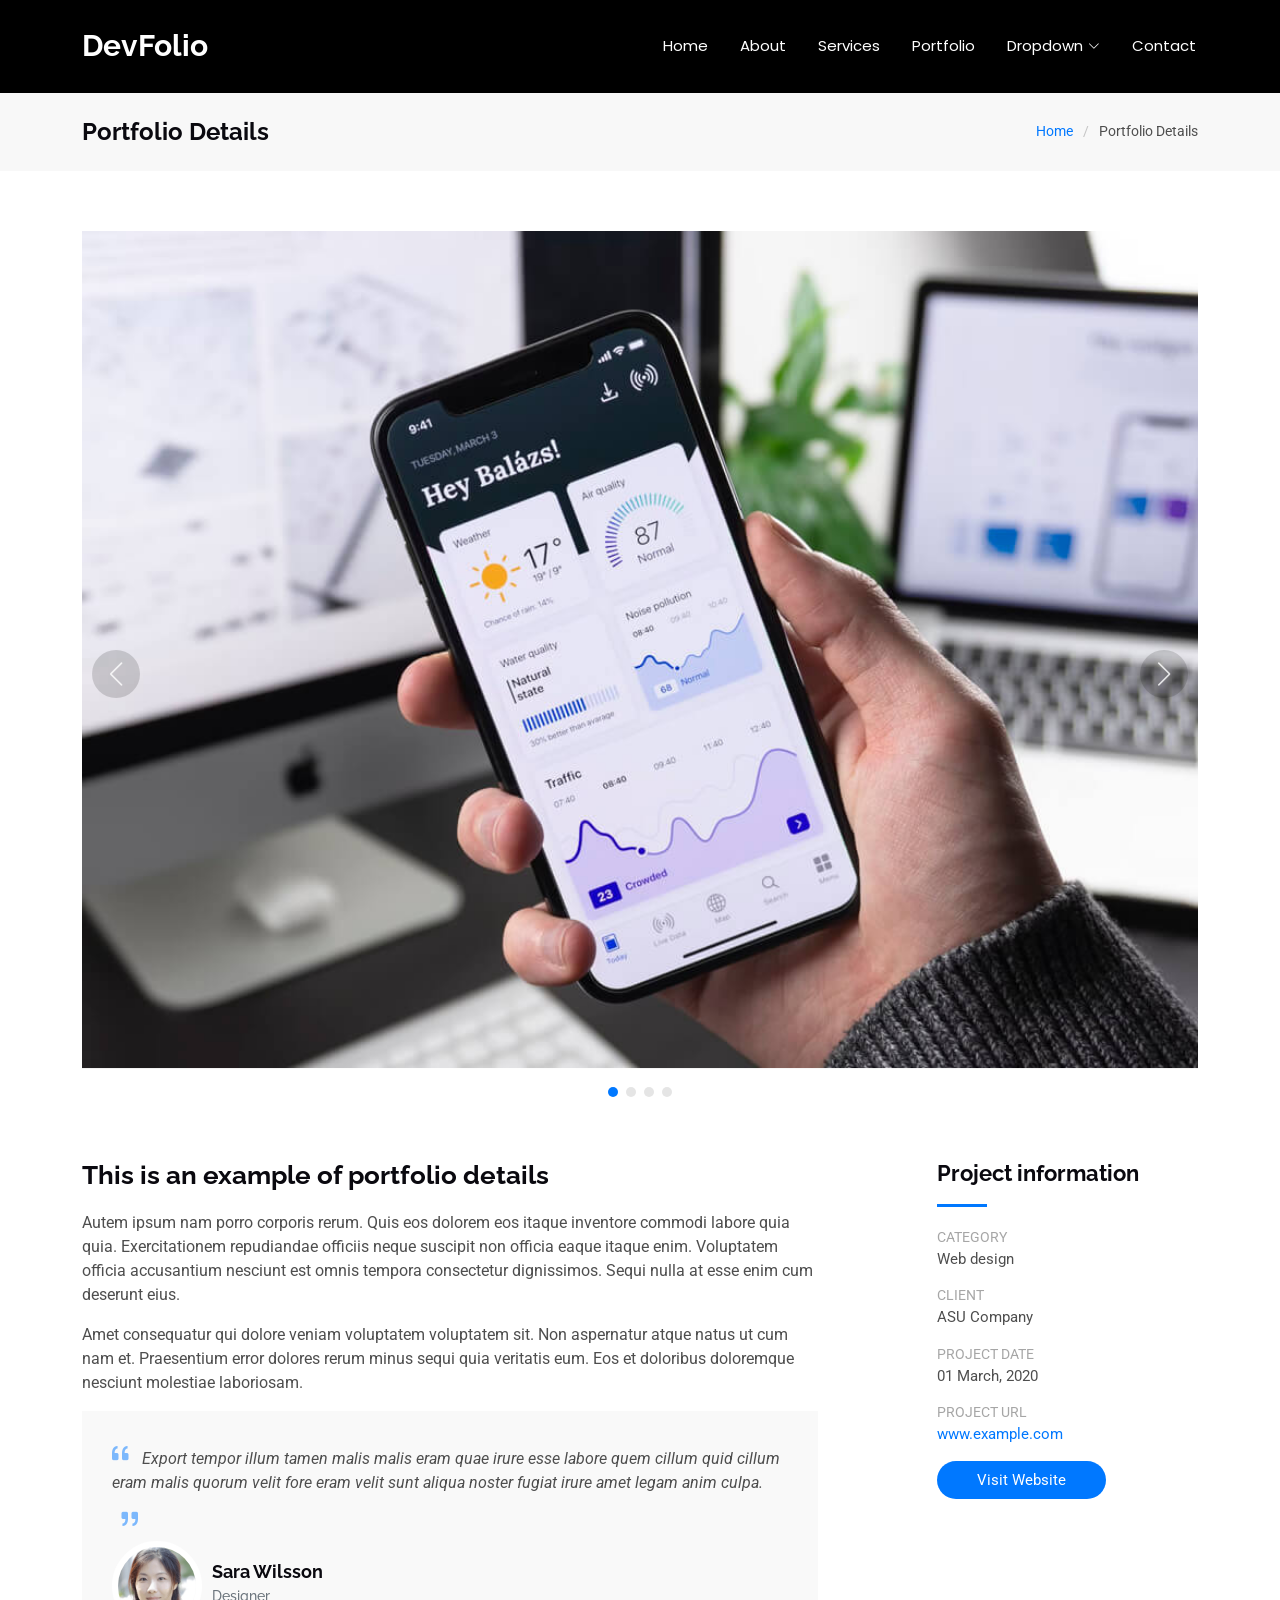
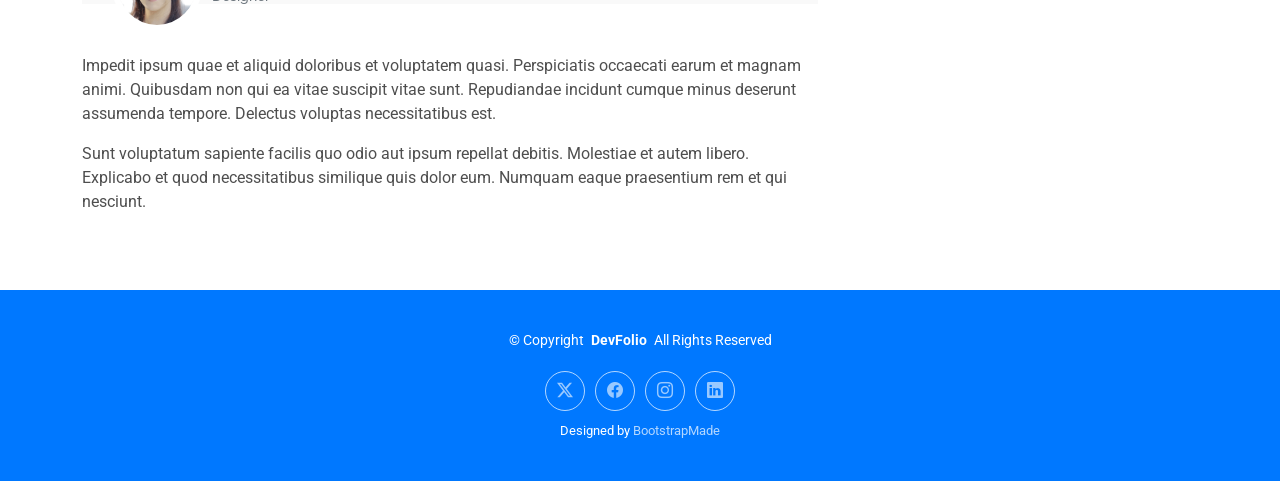
<file: portfolio-details.html>
<!DOCTYPE html>
<html lang="en">

<head>
  <meta charset="utf-8">
  <meta content="width=device-width, initial-scale=1.0" name="viewport">
  <title>Portfolio Details - DevFolio Bootstrap Template</title>
  <meta name="description" content="">
  <meta name="keywords" content="">

  <!-- Favicons -->
  <link href="assets/img/favicon.png" rel="icon">
  <link href="assets/img/apple-touch-icon.png" rel="apple-touch-icon">

  <!-- Fonts -->
  <link href="https://fonts.googleapis.com" rel="preconnect">
  <link href="https://fonts.gstatic.com" rel="preconnect" crossorigin>
  <link href="https://fonts.googleapis.com/css2?family=Roboto:ital,wght@0,100;0,300;0,400;0,500;0,700;0,900;1,100;1,300;1,400;1,500;1,700;1,900&family=Poppins:ital,wght@0,100;0,200;0,300;0,400;0,500;0,600;0,700;0,800;0,900;1,100;1,200;1,300;1,400;1,500;1,600;1,700;1,800;1,900&family=Raleway:ital,wght@0,100;0,200;0,300;0,400;0,500;0,600;0,700;0,800;0,900;1,100;1,200;1,300;1,400;1,500;1,600;1,700;1,800;1,900&display=swap" rel="stylesheet">

  <!-- Vendor CSS Files -->
  <link href="assets/vendor/bootstrap/css/bootstrap.min.css" rel="stylesheet">
  <link href="assets/vendor/bootstrap-icons/bootstrap-icons.css" rel="stylesheet">
  <link href="assets/vendor/aos/aos.css" rel="stylesheet">
  <link href="assets/vendor/glightbox/css/glightbox.min.css" rel="stylesheet">
  <link href="assets/vendor/swiper/swiper-bundle.min.css" rel="stylesheet">

  <!-- Main CSS File -->
  <link href="assets/css/main.css" rel="stylesheet">

  <!-- =======================================================
  * Template Name: DevFolio
  * Template URL: https://bootstrapmade.com/devfolio-bootstrap-portfolio-html-template/
  * Updated: Aug 07 2024 with Bootstrap v5.3.3
  * Author: BootstrapMade.com
  * License: https://bootstrapmade.com/license/
  ======================================================== -->
</head>

<body class="portfolio-details-page">

  <header id="header" class="header d-flex align-items-center sticky-top">
    <div class="container-fluid container-xl position-relative d-flex align-items-center justify-content-between">

      <a href="index.html" class="logo d-flex align-items-center">
        <!-- Uncomment the line below if you also wish to use an image logo -->
        <!-- <img src="assets/img/logo.png" alt=""> -->
        <h1 class="sitename">DevFolio</h1>
      </a>

      <nav id="navmenu" class="navmenu">
        <ul>
          <li><a href="#hero">Home<br></a></li>
          <li><a href="#about">About</a></li>
          <li><a href="#services">Services</a></li>
          <li><a href="#portfolio">Portfolio</a></li>
          <li class="dropdown"><a href="#"><span>Dropdown</span> <i class="bi bi-chevron-down toggle-dropdown"></i></a>
            <ul>
              <li><a href="#">Dropdown 1</a></li>
              <li class="dropdown"><a href="#"><span>Deep Dropdown</span> <i class="bi bi-chevron-down toggle-dropdown"></i></a>
                <ul>
                  <li><a href="#">Deep Dropdown 1</a></li>
                  <li><a href="#">Deep Dropdown 2</a></li>
                  <li><a href="#">Deep Dropdown 3</a></li>
                  <li><a href="#">Deep Dropdown 4</a></li>
                  <li><a href="#">Deep Dropdown 5</a></li>
                </ul>
              </li>
              <li><a href="#">Dropdown 2</a></li>
              <li><a href="#">Dropdown 3</a></li>
              <li><a href="#">Dropdown 4</a></li>
            </ul>
          </li>
          <li><a href="#contact">Contact</a></li>
        </ul>
        <i class="mobile-nav-toggle d-xl-none bi bi-list"></i>
      </nav>

    </div>
  </header>

  <main class="main">

    <!-- Page Title -->
    <div class="page-title" data-aos="fade">
      <div class="container d-lg-flex justify-content-between align-items-center">
        <h1 class="mb-2 mb-lg-0">Portfolio Details</h1>
        <nav class="breadcrumbs">
          <ol>
            <li><a href="index.html">Home</a></li>
            <li class="current">Portfolio Details</li>
          </ol>
        </nav>
      </div>
    </div><!-- End Page Title -->

    <!-- Portfolio Details Section -->
    <section id="portfolio-details" class="portfolio-details section">

      <div class="container" data-aos="fade-up">

        <div class="portfolio-details-slider swiper init-swiper">
          <script type="application/json" class="swiper-config">
            {
              "loop": true,
              "speed": 600,
              "autoplay": {
                "delay": 5000
              },
              "slidesPerView": "auto",
              "navigation": {
                "nextEl": ".swiper-button-next",
                "prevEl": ".swiper-button-prev"
              },
              "pagination": {
                "el": ".swiper-pagination",
                "type": "bullets",
                "clickable": true
              }
            }
          </script>
          <div class="swiper-wrapper align-items-center">

            <div class="swiper-slide">
              <img src="assets/img/portfolio/app-1.jpg" alt="">
            </div>

            <div class="swiper-slide">
              <img src="assets/img/portfolio/product-1.jpg" alt="">
            </div>

            <div class="swiper-slide">
              <img src="assets/img/portfolio/branding-1.jpg" alt="">
            </div>

            <div class="swiper-slide">
              <img src="assets/img/portfolio/books-1.jpg" alt="">
            </div>

          </div>
          <div class="swiper-button-prev"></div>
          <div class="swiper-button-next"></div>
          <div class="swiper-pagination"></div>
        </div>

        <div class="row justify-content-between gy-4 mt-4">

          <div class="col-lg-8" data-aos="fade-up">
            <div class="portfolio-description">
              <h2>This is an example of portfolio details</h2>
              <p>
                Autem ipsum nam porro corporis rerum. Quis eos dolorem eos itaque inventore commodi labore quia quia. Exercitationem repudiandae officiis neque suscipit non officia eaque itaque enim. Voluptatem officia accusantium nesciunt est omnis tempora consectetur dignissimos. Sequi nulla at esse enim cum deserunt eius.
              </p>
              <p>
                Amet consequatur qui dolore veniam voluptatem voluptatem sit. Non aspernatur atque natus ut cum nam et. Praesentium error dolores rerum minus sequi quia veritatis eum. Eos et doloribus doloremque nesciunt molestiae laboriosam.
              </p>

              <div class="testimonial-item">
                <p>
                  <i class="bi bi-quote quote-icon-left"></i>
                  <span>Export tempor illum tamen malis malis eram quae irure esse labore quem cillum quid cillum eram malis quorum velit fore eram velit sunt aliqua noster fugiat irure amet legam anim culpa.</span>
                  <i class="bi bi-quote quote-icon-right"></i>
                </p>
                <div>
                  <img src="assets/img/testimonials/testimonials-2.jpg" class="testimonial-img" alt="">
                  <h3>Sara Wilsson</h3>
                  <h4>Designer</h4>
                </div>
              </div>

              <p>
                Impedit ipsum quae et aliquid doloribus et voluptatem quasi. Perspiciatis occaecati earum et magnam animi. Quibusdam non qui ea vitae suscipit vitae sunt. Repudiandae incidunt cumque minus deserunt assumenda tempore. Delectus voluptas necessitatibus est.
              </p>

              <p>
                Sunt voluptatum sapiente facilis quo odio aut ipsum repellat debitis. Molestiae et autem libero. Explicabo et quod necessitatibus similique quis dolor eum. Numquam eaque praesentium rem et qui nesciunt.
              </p>

            </div>
          </div>

          <div class="col-lg-3" data-aos="fade-up" data-aos-delay="100">
            <div class="portfolio-info">
              <h3>Project information</h3>
              <ul>
                <li><strong>Category</strong> Web design</li>
                <li><strong>Client</strong> ASU Company</li>
                <li><strong>Project date</strong> 01 March, 2020</li>
                <li><strong>Project URL</strong> <a href="#">www.example.com</a></li>
                <li><a href="#" class="btn-visit align-self-start">Visit Website</a></li>
              </ul>
            </div>
          </div>

        </div>

      </div>

    </section><!-- /Portfolio Details Section -->

  </main>

  <footer id="footer" class="footer accent-background">

    <div class="container">
      <div class="copyright text-center ">
        <p>© <span>Copyright</span> <strong class="px-1 sitename">DevFolio</strong> <span>All Rights Reserved</span></p>
      </div>
      <div class="social-links d-flex justify-content-center">
        <a href=""><i class="bi bi-twitter-x"></i></a>
        <a href=""><i class="bi bi-facebook"></i></a>
        <a href=""><i class="bi bi-instagram"></i></a>
        <a href=""><i class="bi bi-linkedin"></i></a>
      </div>
      <div class="credits">
        <!-- All the links in the footer should remain intact. -->
        <!-- You can delete the links only if you've purchased the pro version. -->
        <!-- Licensing information: https://bootstrapmade.com/license/ -->
        <!-- Purchase the pro version with working PHP/AJAX contact form: [buy-url] -->
        Designed by <a href="https://bootstrapmade.com/">BootstrapMade</a>
      </div>
    </div>

  </footer>

  <!-- Scroll Top -->
  <a href="#" id="scroll-top" class="scroll-top d-flex align-items-center justify-content-center"><i class="bi bi-arrow-up-short"></i></a>

  <!-- Preloader -->
  <div id="preloader"></div>

  <!-- Vendor JS Files -->
  <script src="assets/vendor/bootstrap/js/bootstrap.bundle.min.js"></script>
  <script src="assets/vendor/php-email-form/validate.js"></script>
  <script src="assets/vendor/aos/aos.js"></script>
  <script src="assets/vendor/typed.js/typed.umd.js"></script>
  <script src="assets/vendor/waypoints/noframework.waypoints.js"></script>
  <script src="assets/vendor/purecounter/purecounter_vanilla.js"></script>
  <script src="assets/vendor/glightbox/js/glightbox.min.js"></script>
  <script src="assets/vendor/imagesloaded/imagesloaded.pkgd.min.js"></script>
  <script src="assets/vendor/isotope-layout/isotope.pkgd.min.js"></script>
  <script src="assets/vendor/swiper/swiper-bundle.min.js"></script>

  <!-- Main JS File -->
  <script src="assets/js/main.js"></script>

</body>

</html>
</file>
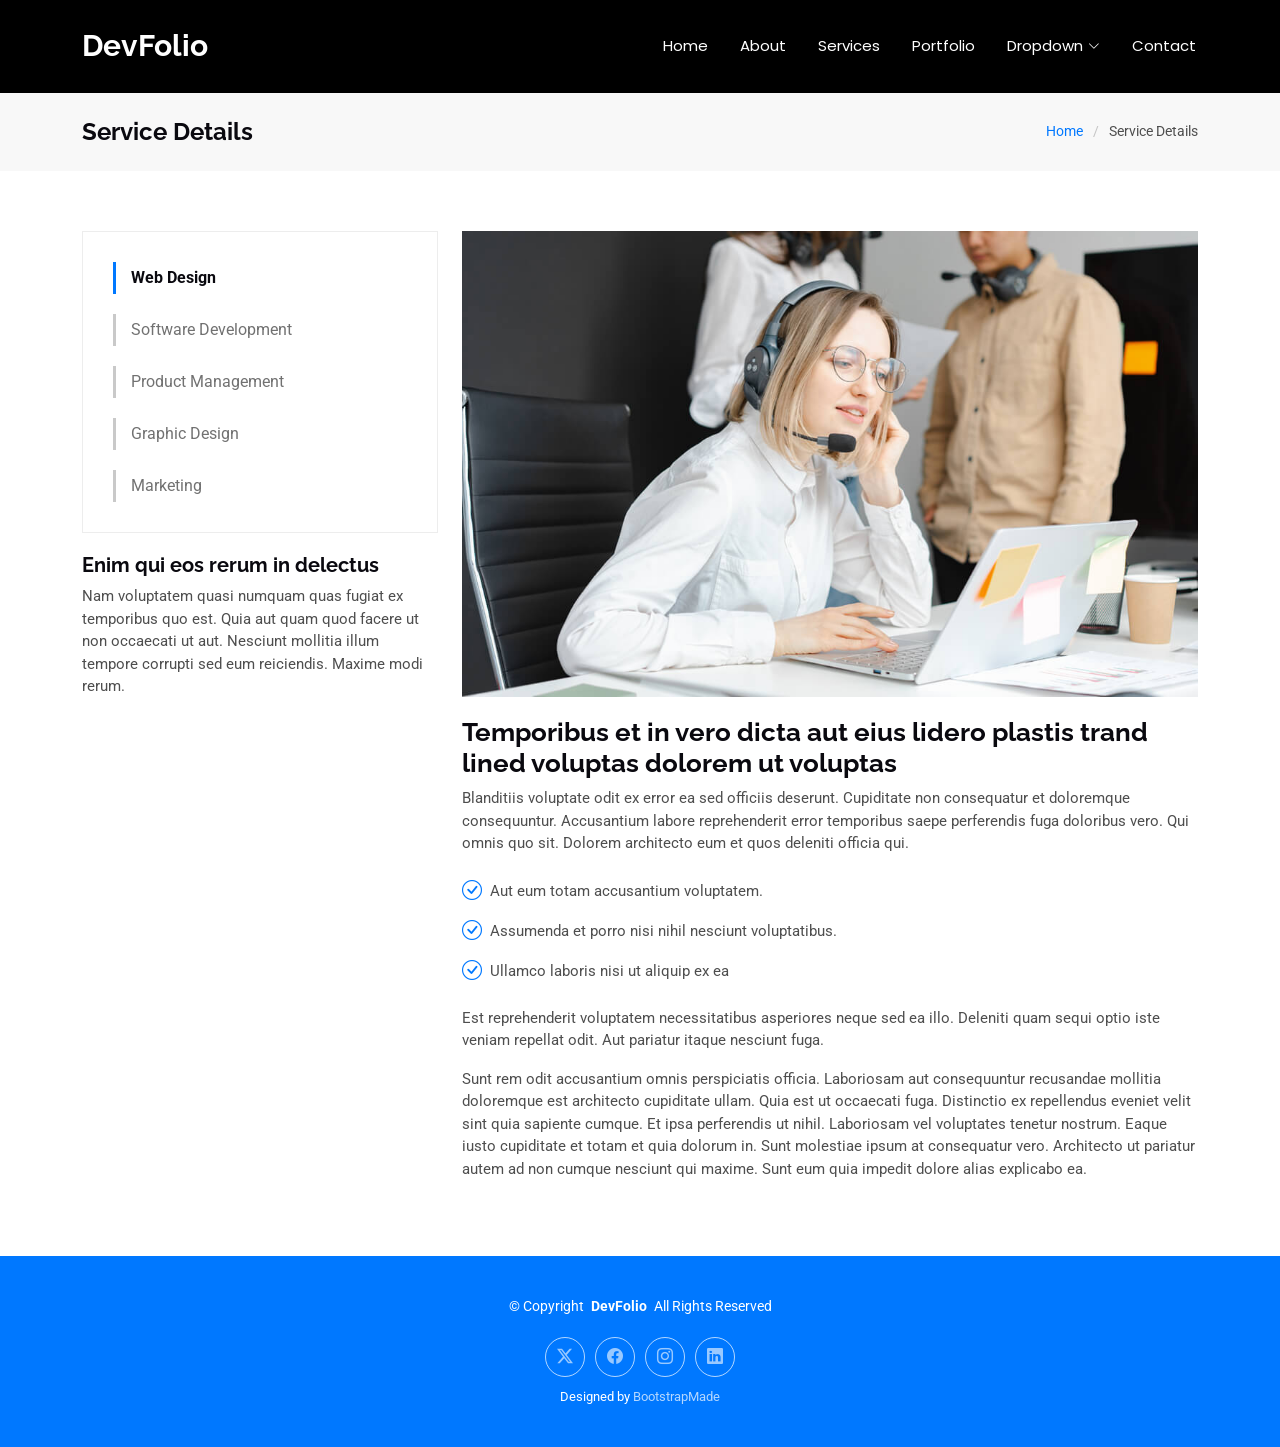
<file: service-details.html>
<!DOCTYPE html>
<html lang="en">

<head>
  <meta charset="utf-8">
  <meta content="width=device-width, initial-scale=1.0" name="viewport">
  <title>Service Details - DevFolio Bootstrap Template</title>
  <meta name="description" content="">
  <meta name="keywords" content="">

  <!-- Favicons -->
  <link href="assets/img/favicon.png" rel="icon">
  <link href="assets/img/apple-touch-icon.png" rel="apple-touch-icon">

  <!-- Fonts -->
  <link href="https://fonts.googleapis.com" rel="preconnect">
  <link href="https://fonts.gstatic.com" rel="preconnect" crossorigin>
  <link href="https://fonts.googleapis.com/css2?family=Roboto:ital,wght@0,100;0,300;0,400;0,500;0,700;0,900;1,100;1,300;1,400;1,500;1,700;1,900&family=Poppins:ital,wght@0,100;0,200;0,300;0,400;0,500;0,600;0,700;0,800;0,900;1,100;1,200;1,300;1,400;1,500;1,600;1,700;1,800;1,900&family=Raleway:ital,wght@0,100;0,200;0,300;0,400;0,500;0,600;0,700;0,800;0,900;1,100;1,200;1,300;1,400;1,500;1,600;1,700;1,800;1,900&display=swap" rel="stylesheet">

  <!-- Vendor CSS Files -->
  <link href="assets/vendor/bootstrap/css/bootstrap.min.css" rel="stylesheet">
  <link href="assets/vendor/bootstrap-icons/bootstrap-icons.css" rel="stylesheet">
  <link href="assets/vendor/aos/aos.css" rel="stylesheet">
  <link href="assets/vendor/glightbox/css/glightbox.min.css" rel="stylesheet">
  <link href="assets/vendor/swiper/swiper-bundle.min.css" rel="stylesheet">

  <!-- Main CSS File -->
  <link href="assets/css/main.css" rel="stylesheet">

  <!-- =======================================================
  * Template Name: DevFolio
  * Template URL: https://bootstrapmade.com/devfolio-bootstrap-portfolio-html-template/
  * Updated: Aug 07 2024 with Bootstrap v5.3.3
  * Author: BootstrapMade.com
  * License: https://bootstrapmade.com/license/
  ======================================================== -->
</head>

<body class="service-details-page">

  <header id="header" class="header d-flex align-items-center sticky-top">
    <div class="container-fluid container-xl position-relative d-flex align-items-center justify-content-between">

      <a href="index.html" class="logo d-flex align-items-center">
        <!-- Uncomment the line below if you also wish to use an image logo -->
        <!-- <img src="assets/img/logo.png" alt=""> -->
        <h1 class="sitename">DevFolio</h1>
      </a>

      <nav id="navmenu" class="navmenu">
        <ul>
          <li><a href="#hero">Home<br></a></li>
          <li><a href="#about">About</a></li>
          <li><a href="#services">Services</a></li>
          <li><a href="#portfolio">Portfolio</a></li>
          <li class="dropdown"><a href="#"><span>Dropdown</span> <i class="bi bi-chevron-down toggle-dropdown"></i></a>
            <ul>
              <li><a href="#">Dropdown 1</a></li>
              <li class="dropdown"><a href="#"><span>Deep Dropdown</span> <i class="bi bi-chevron-down toggle-dropdown"></i></a>
                <ul>
                  <li><a href="#">Deep Dropdown 1</a></li>
                  <li><a href="#">Deep Dropdown 2</a></li>
                  <li><a href="#">Deep Dropdown 3</a></li>
                  <li><a href="#">Deep Dropdown 4</a></li>
                  <li><a href="#">Deep Dropdown 5</a></li>
                </ul>
              </li>
              <li><a href="#">Dropdown 2</a></li>
              <li><a href="#">Dropdown 3</a></li>
              <li><a href="#">Dropdown 4</a></li>
            </ul>
          </li>
          <li><a href="#contact">Contact</a></li>
        </ul>
        <i class="mobile-nav-toggle d-xl-none bi bi-list"></i>
      </nav>

    </div>
  </header>

  <main class="main">

    <!-- Page Title -->
    <div class="page-title" data-aos="fade">
      <div class="container d-lg-flex justify-content-between align-items-center">
        <h1 class="mb-2 mb-lg-0">Service Details</h1>
        <nav class="breadcrumbs">
          <ol>
            <li><a href="index.html">Home</a></li>
            <li class="current">Service Details</li>
          </ol>
        </nav>
      </div>
    </div><!-- End Page Title -->

    <!-- Service Details Section -->
    <section id="service-details" class="service-details section">

      <div class="container">

        <div class="row gy-4">

          <div class="col-lg-4" data-aos="fade-up" data-aos-delay="100">
            <div class="services-list">
              <a href="#" class="active">Web Design</a>
              <a href="#">Software Development</a>
              <a href="#">Product Management</a>
              <a href="#">Graphic Design</a>
              <a href="#">Marketing</a>
            </div>

            <h4>Enim qui eos rerum in delectus</h4>
            <p>Nam voluptatem quasi numquam quas fugiat ex temporibus quo est. Quia aut quam quod facere ut non occaecati ut aut. Nesciunt mollitia illum tempore corrupti sed eum reiciendis. Maxime modi rerum.</p>
          </div>

          <div class="col-lg-8" data-aos="fade-up" data-aos-delay="200">
            <img src="assets/img/services.jpg" alt="" class="img-fluid services-img">
            <h3>Temporibus et in vero dicta aut eius lidero plastis trand lined voluptas dolorem ut voluptas</h3>
            <p>
              Blanditiis voluptate odit ex error ea sed officiis deserunt. Cupiditate non consequatur et doloremque consequuntur. Accusantium labore reprehenderit error temporibus saepe perferendis fuga doloribus vero. Qui omnis quo sit. Dolorem architecto eum et quos deleniti officia qui.
            </p>
            <ul>
              <li><i class="bi bi-check-circle"></i> <span>Aut eum totam accusantium voluptatem.</span></li>
              <li><i class="bi bi-check-circle"></i> <span>Assumenda et porro nisi nihil nesciunt voluptatibus.</span></li>
              <li><i class="bi bi-check-circle"></i> <span>Ullamco laboris nisi ut aliquip ex ea</span></li>
            </ul>
            <p>
              Est reprehenderit voluptatem necessitatibus asperiores neque sed ea illo. Deleniti quam sequi optio iste veniam repellat odit. Aut pariatur itaque nesciunt fuga.
            </p>
            <p>
              Sunt rem odit accusantium omnis perspiciatis officia. Laboriosam aut consequuntur recusandae mollitia doloremque est architecto cupiditate ullam. Quia est ut occaecati fuga. Distinctio ex repellendus eveniet velit sint quia sapiente cumque. Et ipsa perferendis ut nihil. Laboriosam vel voluptates tenetur nostrum. Eaque iusto cupiditate et totam et quia dolorum in. Sunt molestiae ipsum at consequatur vero. Architecto ut pariatur autem ad non cumque nesciunt qui maxime. Sunt eum quia impedit dolore alias explicabo ea.
            </p>
          </div>

        </div>

      </div>

    </section><!-- /Service Details Section -->

  </main>

  <footer id="footer" class="footer accent-background">

    <div class="container">
      <div class="copyright text-center ">
        <p>© <span>Copyright</span> <strong class="px-1 sitename">DevFolio</strong> <span>All Rights Reserved</span></p>
      </div>
      <div class="social-links d-flex justify-content-center">
        <a href=""><i class="bi bi-twitter-x"></i></a>
        <a href=""><i class="bi bi-facebook"></i></a>
        <a href=""><i class="bi bi-instagram"></i></a>
        <a href=""><i class="bi bi-linkedin"></i></a>
      </div>
      <div class="credits">
        <!-- All the links in the footer should remain intact. -->
        <!-- You can delete the links only if you've purchased the pro version. -->
        <!-- Licensing information: https://bootstrapmade.com/license/ -->
        <!-- Purchase the pro version with working PHP/AJAX contact form: [buy-url] -->
        Designed by <a href="https://bootstrapmade.com/">BootstrapMade</a>
      </div>
    </div>

  </footer>

  <!-- Scroll Top -->
  <a href="#" id="scroll-top" class="scroll-top d-flex align-items-center justify-content-center"><i class="bi bi-arrow-up-short"></i></a>

  <!-- Preloader -->
  <div id="preloader"></div>

  <!-- Vendor JS Files -->
  <script src="assets/vendor/bootstrap/js/bootstrap.bundle.min.js"></script>
  <script src="assets/vendor/php-email-form/validate.js"></script>
  <script src="assets/vendor/aos/aos.js"></script>
  <script src="assets/vendor/typed.js/typed.umd.js"></script>
  <script src="assets/vendor/waypoints/noframework.waypoints.js"></script>
  <script src="assets/vendor/purecounter/purecounter_vanilla.js"></script>
  <script src="assets/vendor/glightbox/js/glightbox.min.js"></script>
  <script src="assets/vendor/imagesloaded/imagesloaded.pkgd.min.js"></script>
  <script src="assets/vendor/isotope-layout/isotope.pkgd.min.js"></script>
  <script src="assets/vendor/swiper/swiper-bundle.min.js"></script>

  <!-- Main JS File -->
  <script src="assets/js/main.js"></script>

</body>

</html>
</file>
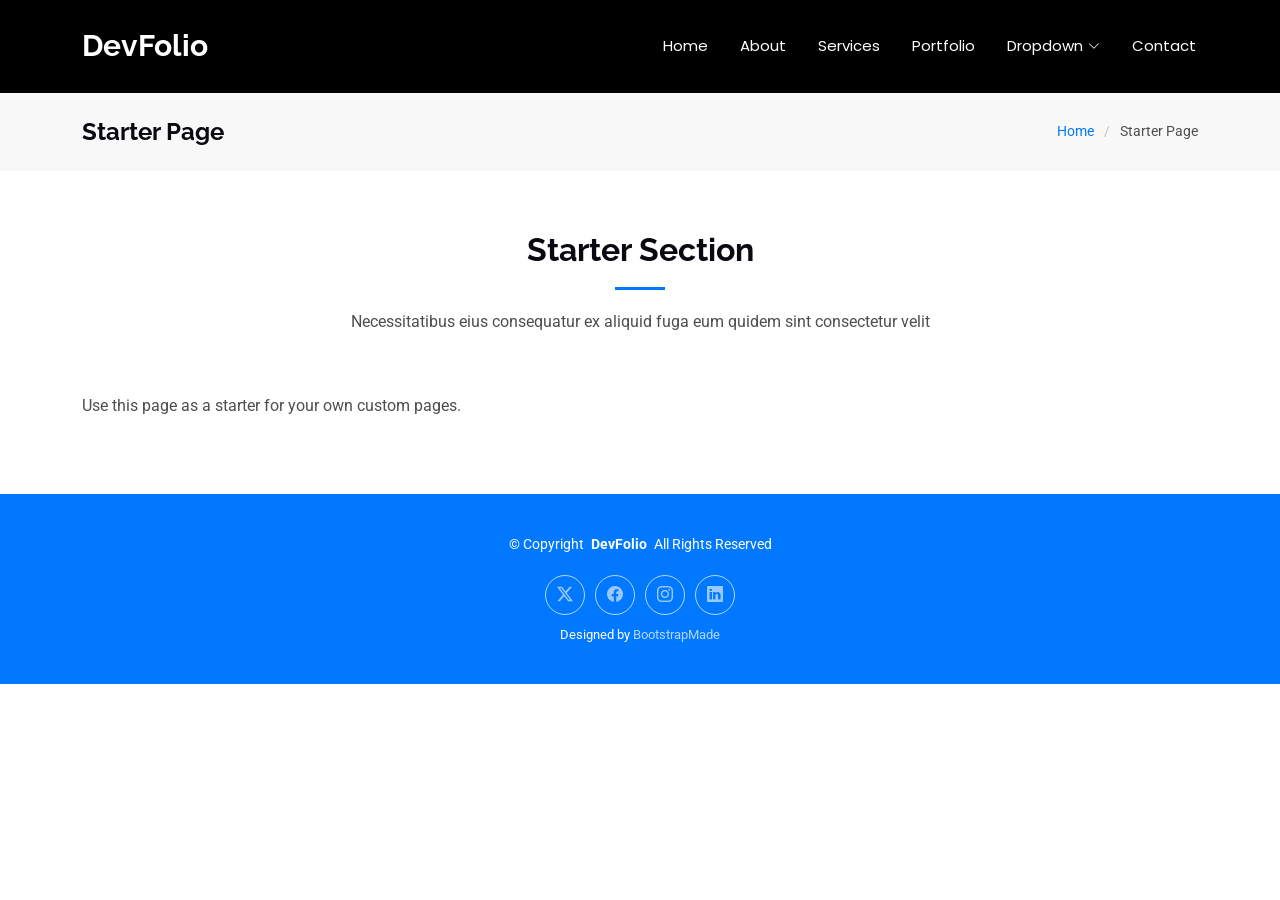
<file: starter-page.html>
<!DOCTYPE html>
<html lang="en">

<head>
  <meta charset="utf-8">
  <meta content="width=device-width, initial-scale=1.0" name="viewport">
  <title>Starter Page - DevFolio Bootstrap Template</title>
  <meta name="description" content="">
  <meta name="keywords" content="">

  <!-- Favicons -->
  <link href="assets/img/favicon.png" rel="icon">
  <link href="assets/img/apple-touch-icon.png" rel="apple-touch-icon">

  <!-- Fonts -->
  <link href="https://fonts.googleapis.com" rel="preconnect">
  <link href="https://fonts.gstatic.com" rel="preconnect" crossorigin>
  <link href="https://fonts.googleapis.com/css2?family=Roboto:ital,wght@0,100;0,300;0,400;0,500;0,700;0,900;1,100;1,300;1,400;1,500;1,700;1,900&family=Poppins:ital,wght@0,100;0,200;0,300;0,400;0,500;0,600;0,700;0,800;0,900;1,100;1,200;1,300;1,400;1,500;1,600;1,700;1,800;1,900&family=Raleway:ital,wght@0,100;0,200;0,300;0,400;0,500;0,600;0,700;0,800;0,900;1,100;1,200;1,300;1,400;1,500;1,600;1,700;1,800;1,900&display=swap" rel="stylesheet">

  <!-- Vendor CSS Files -->
  <link href="assets/vendor/bootstrap/css/bootstrap.min.css" rel="stylesheet">
  <link href="assets/vendor/bootstrap-icons/bootstrap-icons.css" rel="stylesheet">
  <link href="assets/vendor/aos/aos.css" rel="stylesheet">
  <link href="assets/vendor/glightbox/css/glightbox.min.css" rel="stylesheet">
  <link href="assets/vendor/swiper/swiper-bundle.min.css" rel="stylesheet">

  <!-- Main CSS File -->
  <link href="assets/css/main.css" rel="stylesheet">

  <!-- =======================================================
  * Template Name: DevFolio
  * Template URL: https://bootstrapmade.com/devfolio-bootstrap-portfolio-html-template/
  * Updated: Aug 07 2024 with Bootstrap v5.3.3
  * Author: BootstrapMade.com
  * License: https://bootstrapmade.com/license/
  ======================================================== -->
</head>

<body class="starter-page-page">

  <header id="header" class="header d-flex align-items-center sticky-top">
    <div class="container-fluid container-xl position-relative d-flex align-items-center justify-content-between">

      <a href="index.html" class="logo d-flex align-items-center">
        <!-- Uncomment the line below if you also wish to use an image logo -->
        <!-- <img src="assets/img/logo.png" alt=""> -->
        <h1 class="sitename">DevFolio</h1>
      </a>

      <nav id="navmenu" class="navmenu">
        <ul>
          <li><a href="#hero">Home<br></a></li>
          <li><a href="#about">About</a></li>
          <li><a href="#services">Services</a></li>
          <li><a href="#portfolio">Portfolio</a></li>
          <li class="dropdown"><a href="#"><span>Dropdown</span> <i class="bi bi-chevron-down toggle-dropdown"></i></a>
            <ul>
              <li><a href="#">Dropdown 1</a></li>
              <li class="dropdown"><a href="#"><span>Deep Dropdown</span> <i class="bi bi-chevron-down toggle-dropdown"></i></a>
                <ul>
                  <li><a href="#">Deep Dropdown 1</a></li>
                  <li><a href="#">Deep Dropdown 2</a></li>
                  <li><a href="#">Deep Dropdown 3</a></li>
                  <li><a href="#">Deep Dropdown 4</a></li>
                  <li><a href="#">Deep Dropdown 5</a></li>
                </ul>
              </li>
              <li><a href="#">Dropdown 2</a></li>
              <li><a href="#">Dropdown 3</a></li>
              <li><a href="#">Dropdown 4</a></li>
            </ul>
          </li>
          <li><a href="#contact">Contact</a></li>
        </ul>
        <i class="mobile-nav-toggle d-xl-none bi bi-list"></i>
      </nav>

    </div>
  </header>

  <main class="main">

    <!-- Page Title -->
    <div class="page-title" data-aos="fade">
      <div class="container d-lg-flex justify-content-between align-items-center">
        <h1 class="mb-2 mb-lg-0">Starter Page</h1>
        <nav class="breadcrumbs">
          <ol>
            <li><a href="index.html">Home</a></li>
            <li class="current">Starter Page</li>
          </ol>
        </nav>
      </div>
    </div><!-- End Page Title -->

    <!-- Starter Section Section -->
    <section id="starter-section" class="starter-section section">

      <!-- Section Title -->
      <div class="container section-title" data-aos="fade-up">
        <h2>Starter Section</h2>
        <p>Necessitatibus eius consequatur ex aliquid fuga eum quidem sint consectetur velit</p>
      </div><!-- End Section Title -->

      <div class="container" data-aos="fade-up">
        <p>Use this page as a starter for your own custom pages.</p>
      </div>

    </section><!-- /Starter Section Section -->

  </main>

  <footer id="footer" class="footer accent-background">

    <div class="container">
      <div class="copyright text-center ">
        <p>© <span>Copyright</span> <strong class="px-1 sitename">DevFolio</strong> <span>All Rights Reserved</span></p>
      </div>
      <div class="social-links d-flex justify-content-center">
        <a href=""><i class="bi bi-twitter-x"></i></a>
        <a href=""><i class="bi bi-facebook"></i></a>
        <a href=""><i class="bi bi-instagram"></i></a>
        <a href=""><i class="bi bi-linkedin"></i></a>
      </div>
      <div class="credits">
        <!-- All the links in the footer should remain intact. -->
        <!-- You can delete the links only if you've purchased the pro version. -->
        <!-- Licensing information: https://bootstrapmade.com/license/ -->
        <!-- Purchase the pro version with working PHP/AJAX contact form: [buy-url] -->
        Designed by <a href="https://bootstrapmade.com/">BootstrapMade</a>
      </div>
    </div>

  </footer>

  <!-- Scroll Top -->
  <a href="#" id="scroll-top" class="scroll-top d-flex align-items-center justify-content-center"><i class="bi bi-arrow-up-short"></i></a>

  <!-- Preloader -->
  <div id="preloader"></div>

  <!-- Vendor JS Files -->
  <script src="assets/vendor/bootstrap/js/bootstrap.bundle.min.js"></script>
  <script src="assets/vendor/php-email-form/validate.js"></script>
  <script src="assets/vendor/aos/aos.js"></script>
  <script src="assets/vendor/typed.js/typed.umd.js"></script>
  <script src="assets/vendor/waypoints/noframework.waypoints.js"></script>
  <script src="assets/vendor/purecounter/purecounter_vanilla.js"></script>
  <script src="assets/vendor/glightbox/js/glightbox.min.js"></script>
  <script src="assets/vendor/imagesloaded/imagesloaded.pkgd.min.js"></script>
  <script src="assets/vendor/isotope-layout/isotope.pkgd.min.js"></script>
  <script src="assets/vendor/swiper/swiper-bundle.min.js"></script>

  <!-- Main JS File -->
  <script src="assets/js/main.js"></script>

</body>

</html>
</file>
<file: DevFolio/assets/css/main.css>
/**
* Template Name: DevFolio
* Template URL: https://bootstrapmade.com/devfolio-bootstrap-portfolio-html-template/
* Updated: Aug 07 2024 with Bootstrap v5.3.3
* Author: BootstrapMade.com
* License: https://bootstrapmade.com/license/
*/

/*--------------------------------------------------------------
# Font & Color Variables
# Help: https://bootstrapmade.com/color-system/
--------------------------------------------------------------*/
/* Fonts */
:root {
  --default-font: "Roboto",  system-ui, -apple-system, "Segoe UI", Roboto, "Helvetica Neue", Arial, "Noto Sans", "Liberation Sans", sans-serif, "Apple Color Emoji", "Segoe UI Emoji", "Segoe UI Symbol", "Noto Color Emoji";
  --heading-font: "Raleway",  sans-serif;
  --nav-font: "Poppins",  sans-serif;
}

/* Global Colors - The following color variables are used throughout the website. Updating them here will change the color scheme of the entire website */
:root { 
  --background-color: #ffffff; /* Background color for the entire website, including individual sections */
  --default-color: #4e4e4e; /* Default color used for the majority of the text content across the entire website */
  --heading-color: #0a090f; /* Color for headings, subheadings and title throughout the website */
  --accent-color: #0078ff; /* Accent color that represents your brand on the website. It's used for buttons, links, and other elements that need to stand out */
  --surface-color: #ffffff; /* The surface color is used as a background of boxed elements within sections, such as cards, icon boxes, or other elements that require a visual separation from the global background. */
  --contrast-color: #ffffff; /* Contrast color for text, ensuring readability against backgrounds of accent, heading, or default colors. */
}

/* Nav Menu Colors - The following color variables are used specifically for the navigation menu. They are separate from the global colors to allow for more customization options */
:root {
  --nav-color: #ffffff;  /* The default color of the main navmenu links */
  --nav-hover-color: #ffffff; /* Applied to main navmenu links when they are hovered over or active */
  --nav-mobile-background-color: #ffffff; /* Used as the background color for mobile navigation menu */
  --nav-dropdown-background-color: #ffffff; /* Used as the background color for dropdown items that appear when hovering over primary navigation items */
  --nav-dropdown-color: #212529; /* Used for navigation links of the dropdown items in the navigation menu. */
  --nav-dropdown-hover-color: #0078ff; /* Similar to --nav-hover-color, this color is applied to dropdown navigation links when they are hovered over. */
}

/* Color Presets - These classes override global colors when applied to any section or element, providing reuse of the sam color scheme. */

.light-background {
  --background-color: #f9f9f9;
  --surface-color: #ffffff;
}

.dark-background {
  --background-color: #060606;
  --default-color: #ffffff;
  --heading-color: #ffffff;
  --surface-color: #252525;
  --contrast-color: #ffffff;
}

.accent-background {
  --background-color: #0078ff;
  --default-color: #ffffff;
  --heading-color: #ffffff;
  --accent-color: #ffffff;
  --surface-color: #3393ff;
  --contrast-color: #ffffff;
}

/* Smooth scroll */
:root {
  scroll-behavior: smooth;
}

/*--------------------------------------------------------------
# General Styling & Shared Classes
--------------------------------------------------------------*/
body {
  color: var(--default-color);
  background-color: var(--background-color);
  font-family: var(--default-font);
}

a {
  color: var(--accent-color);
  text-decoration: none;
  transition: 0.3s;
}

a:hover {
  color: color-mix(in srgb, var(--accent-color), transparent 25%);
  text-decoration: none;
}

h1,
h2,
h3,
h4,
h5,
h6 {
  color: var(--heading-color);
  font-family: var(--heading-font);
}

/* PHP Email Form Messages
------------------------------*/
.php-email-form .error-message {
  display: none;
  background: #df1529;
  color: #ffffff;
  text-align: left;
  padding: 15px;
  margin-bottom: 24px;
  font-weight: 600;
}

.php-email-form .sent-message {
  display: none;
  color: #ffffff;
  background: #059652;
  text-align: center;
  padding: 15px;
  margin-bottom: 24px;
  font-weight: 600;
}

.php-email-form .loading {
  display: none;
  background: var(--surface-color);
  text-align: center;
  padding: 15px;
  margin-bottom: 24px;
}

.php-email-form .loading:before {
  content: "";
  display: inline-block;
  border-radius: 50%;
  width: 24px;
  height: 24px;
  margin: 0 10px -6px 0;
  border: 3px solid var(--accent-color);
  border-top-color: var(--surface-color);
  animation: php-email-form-loading 1s linear infinite;
}

@keyframes php-email-form-loading {
  0% {
    transform: rotate(0deg);
  }

  100% {
    transform: rotate(360deg);
  }
}

/*--------------------------------------------------------------
# Global Header
--------------------------------------------------------------*/
.header {
  --background-color: #000000;
  --default-color: #ffffff;
  --heading-color: #ffffff;
  color: var(--default-color);
  background-color: var(--background-color);
  padding: 20px 0;
  transition: all 0.5s;
  z-index: 997;
}

.header .logo {
  line-height: 1;
}

.header .logo img {
  max-height: 32px;
  margin-right: 8px;
}

.header .logo h1 {
  font-size: 30px;
  margin: 0;
  font-weight: 700;
  color: var(--heading-color);
}

.scrolled .header {
  box-shadow: 0px 0 18px rgba(0, 0, 0, 0.1);
}

/*--------------------------------------------------------------
# Navigation Menu
--------------------------------------------------------------*/
/* Desktop Navigation */
@media (min-width: 1200px) {
  .navmenu {
    padding: 0;
  }

  .navmenu ul {
    margin: 0;
    padding: 0;
    display: flex;
    list-style: none;
    align-items: center;
  }

  .navmenu li {
    position: relative;
  }

  .navmenu>ul>li {
    white-space: nowrap;
    padding: 15px 14px;
  }

  .navmenu>ul>li:last-child {
    padding-right: 0;
  }

  .navmenu a,
  .navmenu a:focus {
    color: var(--nav-color);
    font-size: 15px;
    padding: 0 2px;
    font-family: var(--nav-font);
    font-weight: 400;
    display: flex;
    align-items: center;
    justify-content: space-between;
    white-space: nowrap;
    transition: 0.3s;
    position: relative;
  }

  .navmenu a i,
  .navmenu a:focus i {
    font-size: 12px;
    line-height: 0;
    margin-left: 5px;
    transition: 0.3s;
  }

  .navmenu>ul>li>a:before {
    content: "";
    position: absolute;
    width: 100%;
    height: 2px;
    bottom: -6px;
    left: 0;
    background-color: var(--nav-hover-color);
    visibility: hidden;
    width: 0px;
    transition: all 0.3s ease-in-out 0s;
  }

  .navmenu a:hover:before,
  .navmenu li:hover>a:before,
  .navmenu .active:before {
    visibility: visible;
    width: 100%;
  }

  .navmenu li:hover>a,
  .navmenu .active,
  .navmenu .active:focus {
    color: var(--nav-hover-color);
  }

  .navmenu .dropdown ul {
    margin: 0;
    padding: 10px 0;
    background: var(--nav-dropdown-background-color);
    display: block;
    position: absolute;
    visibility: hidden;
    left: 14px;
    top: 130%;
    opacity: 0;
    transition: 0.3s;
    border-radius: 4px;
    z-index: 99;
    box-shadow: 0px 0px 30px rgba(0, 0, 0, 0.1);
  }

  .navmenu .dropdown ul li {
    min-width: 200px;
  }

  .navmenu .dropdown ul a {
    padding: 10px 20px;
    font-size: 15px;
    text-transform: none;
    color: var(--nav-dropdown-color);
  }

  .navmenu .dropdown ul a i {
    font-size: 12px;
  }

  .navmenu .dropdown ul a:hover,
  .navmenu .dropdown ul .active:hover,
  .navmenu .dropdown ul li:hover>a {
    color: var(--nav-dropdown-hover-color);
  }

  .navmenu .dropdown:hover>ul {
    opacity: 1;
    top: 100%;
    visibility: visible;
  }

  .navmenu .dropdown .dropdown ul {
    top: 0;
    left: -90%;
    visibility: hidden;
  }

  .navmenu .dropdown .dropdown:hover>ul {
    opacity: 1;
    top: 0;
    left: -100%;
    visibility: visible;
  }
}

/* Mobile Navigation */
@media (max-width: 1199px) {
  .mobile-nav-toggle {
    color: var(--nav-color);
    font-size: 28px;
    line-height: 0;
    margin-right: 10px;
    cursor: pointer;
    transition: color 0.3s;
  }

  .navmenu {
    padding: 0;
    z-index: 9997;
  }

  .navmenu ul {
    display: none;
    list-style: none;
    position: absolute;
    inset: 60px 20px 20px 20px;
    padding: 10px 0;
    margin: 0;
    border-radius: 6px;
    background-color: var(--nav-mobile-background-color);
    border: 1px solid color-mix(in srgb, var(--default-color), transparent 90%);
    box-shadow: none;
    overflow-y: auto;
    transition: 0.3s;
    z-index: 9998;
  }

  .navmenu a,
  .navmenu a:focus {
    color: var(--nav-dropdown-color);
    padding: 10px 20px;
    font-family: var(--nav-font);
    font-size: 17px;
    font-weight: 500;
    display: flex;
    align-items: center;
    justify-content: space-between;
    white-space: nowrap;
    transition: 0.3s;
  }

  .navmenu a i,
  .navmenu a:focus i {
    font-size: 12px;
    line-height: 0;
    margin-left: 5px;
    width: 30px;
    height: 30px;
    display: flex;
    align-items: center;
    justify-content: center;
    border-radius: 50%;
    transition: 0.3s;
    background-color: color-mix(in srgb, var(--accent-color), transparent 90%);
  }

  .navmenu a i:hover,
  .navmenu a:focus i:hover {
    background-color: var(--accent-color);
    color: var(--contrast-color);
  }

  .navmenu a:hover,
  .navmenu .active,
  .navmenu .active:focus {
    color: var(--nav-dropdown-hover-color);
  }

  .navmenu .active i,
  .navmenu .active:focus i {
    background-color: var(--accent-color);
    color: var(--contrast-color);
    transform: rotate(180deg);
  }

  .navmenu .dropdown ul {
    position: static;
    display: none;
    z-index: 99;
    padding: 10px 0;
    margin: 10px 20px;
    background-color: var(--nav-dropdown-background-color);
    transition: all 0.5s ease-in-out;
  }

  .navmenu .dropdown ul ul {
    background-color: rgba(33, 37, 41, 0.1);
  }

  .navmenu .dropdown>.dropdown-active {
    display: block;
    background-color: rgba(33, 37, 41, 0.03);
  }

  .mobile-nav-active {
    overflow: hidden;
  }

  .mobile-nav-active .mobile-nav-toggle {
    color: #fff;
    position: absolute;
    font-size: 32px;
    top: 15px;
    right: 15px;
    margin-right: 0;
    z-index: 9999;
  }

  .mobile-nav-active .navmenu {
    position: fixed;
    overflow: hidden;
    inset: 0;
    background: rgba(33, 37, 41, 0.8);
    transition: 0.3s;
  }

  .mobile-nav-active .navmenu>ul {
    display: block;
  }
}

/*--------------------------------------------------------------
# Global Footer
--------------------------------------------------------------*/
.footer {
  color: var(--default-color);
  background-color: var(--background-color);
  font-size: 14px;
  padding: 40px 0;
  position: relative;
}

.footer .copyright p {
  margin-bottom: 0;
}

.footer .social-links {
  margin-top: 20px;
}

.footer .social-links a {
  display: flex;
  align-items: center;
  justify-content: center;
  width: 40px;
  height: 40px;
  border-radius: 50%;
  border: 1px solid color-mix(in srgb, var(--default-color), transparent 30%);
  font-size: 16px;
  color: color-mix(in srgb, var(--default-color), transparent 40%);
  margin: 0 5px;
  transition: 0.3s;
}

.footer .social-links a:hover {
  color: var(--default-color);
  border-color: var(--default-color);
}

.footer .credits {
  margin-top: 10px;
  font-size: 13px;
  text-align: center;
}

.footer .credits a {
  color: color-mix(in srgb, var(--default-color), transparent 30%);
}

/*--------------------------------------------------------------
# Preloader
--------------------------------------------------------------*/
#preloader {
  position: fixed;
  inset: 0;
  z-index: 999999;
  overflow: hidden;
  background: var(--background-color);
  transition: all 0.6s ease-out;
}

#preloader:before {
  content: "";
  position: fixed;
  top: calc(50% - 30px);
  left: calc(50% - 30px);
  border: 6px solid #ffffff;
  border-color: var(--accent-color) transparent var(--accent-color) transparent;
  border-radius: 50%;
  width: 60px;
  height: 60px;
  animation: animate-preloader 1.5s linear infinite;
}

@keyframes animate-preloader {
  0% {
    transform: rotate(0deg);
  }

  100% {
    transform: rotate(360deg);
  }
}

/*--------------------------------------------------------------
# Scroll Top Button
--------------------------------------------------------------*/
.scroll-top {
  position: fixed;
  visibility: hidden;
  opacity: 0;
  right: 15px;
  bottom: -15px;
  z-index: 99999;
  background-color: var(--accent-color);
  width: 44px;
  height: 44px;
  border-radius: 50px;
  transition: all 0.4s;
}

.scroll-top i {
  font-size: 24px;
  color: var(--contrast-color);
  line-height: 0;
}

.scroll-top:hover {
  background-color: color-mix(in srgb, var(--accent-color), transparent 20%);
  color: var(--contrast-color);
}

.scroll-top.active {
  visibility: visible;
  opacity: 1;
  bottom: 15px;
}

/*--------------------------------------------------------------
# Disable aos animation delay on mobile devices
--------------------------------------------------------------*/
@media screen and (max-width: 768px) {
  [data-aos-delay] {
    transition-delay: 0 !important;
  }
}

/*--------------------------------------------------------------
# Global Page Titles & Breadcrumbs
--------------------------------------------------------------*/
.page-title {
  --background-color: color-mix(in srgb, var(--default-color), transparent 96%);
  color: var(--default-color);
  background-color: var(--background-color);
  padding: 25px 0;
  position: relative;
}

.page-title h1 {
  font-size: 24px;
  font-weight: 700;
}

.page-title .breadcrumbs ol {
  display: flex;
  flex-wrap: wrap;
  list-style: none;
  padding: 0;
  margin: 0;
  font-size: 14px;
  font-weight: 400;
}

.page-title .breadcrumbs ol li+li {
  padding-left: 10px;
}

.page-title .breadcrumbs ol li+li::before {
  content: "/";
  display: inline-block;
  padding-right: 10px;
  color: color-mix(in srgb, var(--default-color), transparent 70%);
}

/*--------------------------------------------------------------
# Global Sections
--------------------------------------------------------------*/
section,
.section {
  color: var(--default-color);
  background-color: var(--background-color);
  padding: 60px 0;
  scroll-margin-top: 92px;
  overflow: clip;
}

@media (max-width: 1199px) {

  section,
  .section {
    scroll-margin-top: 76px;
  }
}

/*--------------------------------------------------------------
# Global Section Titles
--------------------------------------------------------------*/
.section-title {
  text-align: center;
  padding-bottom: 60px;
  position: relative;
}

.section-title h2 {
  font-size: 32px;
  font-weight: 700;
  margin-bottom: 20px;
  padding-bottom: 20px;
  position: relative;
}

.section-title h2:after {
  content: "";
  position: absolute;
  display: block;
  width: 50px;
  height: 3px;
  background: var(--accent-color);
  left: 0;
  right: 0;
  bottom: 0;
  margin: auto;
}

.section-title p {
  margin-bottom: 0;
}

/*--------------------------------------------------------------
# Hero Section
--------------------------------------------------------------*/
.hero {
  width: 100%;
  min-height: calc(100vh - 92px);
  position: relative;
  padding: 60px 0;
  display: flex;
  align-items: center;
  justify-content: center;
}

.hero img {
  position: absolute;
  inset: 0;
  display: block;
  width: 100%;
  height: 100%;
  object-fit: cover;
  z-index: 1;
}

.hero:before {
  content: "";
  background: color-mix(in srgb, var(--background-color), transparent 30%);
  position: absolute;
  inset: 0;
  z-index: 2;
}

.hero .container {
  position: relative;
  z-index: 3;
}

.hero h2 {
  margin: 0;
  font-size: 64px;
  font-weight: 700;
}

.hero p {
  margin: 5px 0 0 0;
  font-size: 36px;
  font-weight: 600;
}

.hero p span {
  letter-spacing: 1px;
}

@media (max-width: 768px) {
  .hero h2 {
    font-size: 32px;
  }

  .hero p {
    font-size: 20px;
  }
}

/*--------------------------------------------------------------
# About Section
--------------------------------------------------------------*/
.about .container {
  background-color: var(--surface-color);
  box-shadow: 0px 2px 15px rgba(0, 0, 0, 0.1);
  padding: 30px;
}

.about .skills-content h5 {
  font-size: 18px;
  font-weight: 700;
  margin: 30px 0 15px 0;
}

.about .progress {
  height: 36px;
  display: block;
  background: none;
  border-radius: 0;
  margin-top: 15px;
}

.about .progress .skill {
  color: var(--default-color);
  padding: 0;
  margin: 0 0 6px 0;
  text-transform: uppercase;
  display: block;
  font-weight: 600;
  font-family: var(--heading-font);
}

.about .progress .skill .val {
  float: right;
  font-style: normal;
}

.about .progress-bar-wrap {
  background: color-mix(in srgb, var(--default-color), transparent 90%);
  height: 10px;
}

.about .progress-bar {
  width: 1px;
  height: 10px;
  transition: 0.9s;
  background-color: var(--accent-color);
}

.about .about-me h4 {
  font-size: 28px;
  position: relative;
  padding-bottom: 10px;
  margin-bottom: 30px;
  font-weight: 700;
}

.about .about-me h4:after {
  content: "";
  position: absolute;
  display: block;
  width: 64px;
  height: 3px;
  background: var(--accent-color);
  left: 0;
  bottom: 0;
  margin: auto;
}

.about .about-me p {
  font-size: 18px;
}

/*--------------------------------------------------------------
# Resume Section
--------------------------------------------------------------*/
.resume .resume-title {
  color: var(--heading-color);
  font-size: 26px;
  font-weight: 700;
  margin-top: 20px;
  margin-bottom: 20px;
}

.resume .resume-item {
  padding: 0 0 20px 20px;
  margin-top: -2px;
  border-left: 2px solid var(--accent-color);
  position: relative;
}

.resume .resume-item h4 {
  line-height: 18px;
  font-size: 18px;
  font-weight: 600;
  text-transform: uppercase;
  color: color-mix(in srgb, var(--default-color), transparent 20%);
  margin-bottom: 10px;
}

.resume .resume-item h5 {
  font-size: 16px;
  padding: 5px 15px;
  display: inline-block;
  font-weight: 600;
  margin-bottom: 10px;
}

.resume .resume-item ul {
  padding-left: 20px;
}

.resume .resume-item ul li {
  padding-bottom: 10px;
}

.resume .resume-item:last-child {
  padding-bottom: 0;
}

.resume .resume-item::before {
  content: "";
  position: absolute;
  width: 16px;
  height: 16px;
  border-radius: 50px;
  left: -9px;
  top: 0;
  background: var(--background-color);
  border: 2px solid var(--accent-color);
}

/*--------------------------------------------------------------
# Services Section
--------------------------------------------------------------*/
.services .service-item {
  background-color: var(--surface-color);
  box-shadow: 0px 5px 90px 0px rgba(0, 0, 0, 0.1);
  padding: 60px 30px;
  transition: all ease-in-out 0.3s;
  border-radius: 18px;
  border-bottom: 5px solid var(--surface-color);
  height: 100%;
}

.services .service-item .icon {
  color: var(--contrast-color);
  background: var(--accent-color);
  margin: 0;
  width: 64px;
  height: 64px;
  border-radius: 50px;
  display: flex;
  align-items: center;
  justify-content: center;
  margin-bottom: 20px;
  font-size: 28px;
  transition: ease-in-out 0.3s;
}

.services .service-item h3 {
  font-weight: 700;
  margin: 10px 0 15px 0;
  font-size: 22px;
  transition: ease-in-out 0.3s;
}

.services .service-item p {
  line-height: 24px;
  font-size: 14px;
  margin-bottom: 0;
}

@media (min-width: 1365px) {
  .services .service-item:hover {
    transform: translateY(-10px);
    border-color: var(--accent-color);
  }

  .services .service-item:hover h3 {
    color: var(--accent-color);
  }
}

/*--------------------------------------------------------------
# Stats Section
--------------------------------------------------------------*/
.stats {
  position: relative;
  padding: 120px 0;
}

.stats img {
  position: absolute;
  inset: 0;
  display: block;
  width: 100%;
  height: 100%;
  object-fit: cover;
  z-index: 1;
}

.stats:before {
  content: "";
  background: color-mix(in srgb, var(--background-color), transparent 40%);
  position: absolute;
  inset: 0;
  z-index: 2;
}

.stats .container {
  position: relative;
  z-index: 3;
}

.stats .stats-item {
  padding: 30px;
  width: 100%;
}

.stats .stats-item span {
  font-size: 48px;
  display: block;
  color: var(--default-color);
  font-weight: 700;
}

.stats .stats-item p {
  padding: 0;
  margin: 0;
  font-family: var(--heading-font);
  font-size: 16px;
  font-weight: 700;
  color: color-mix(in srgb, var(--default-color), transparent 40%);
}

/*--------------------------------------------------------------
# Portfolio Section
--------------------------------------------------------------*/
.portfolio .portfolio-filters {
  padding: 0;
  margin: 0 auto 20px auto;
  list-style: none;
  text-align: center;
}

.portfolio .portfolio-filters li {
  cursor: pointer;
  display: inline-block;
  padding: 0;
  font-size: 16px;
  font-weight: 600;
  margin: 0 10px;
  line-height: 1;
  text-transform: uppercase;
  margin-bottom: 5px;
  transition: all 0.3s ease-in-out;
}

.portfolio .portfolio-filters li:hover,
.portfolio .portfolio-filters li.filter-active {
  color: var(--accent-color);
}

.portfolio .portfolio-filters li:first-child {
  margin-left: 0;
}

.portfolio .portfolio-filters li:last-child {
  margin-right: 0;
}

@media (max-width: 575px) {
  .portfolio .portfolio-filters li {
    font-size: 14px;
    margin: 0 5px;
  }
}

.portfolio .portfolio-item {
  position: relative;
}

.portfolio .portfolio-item .portfolio-info {
  opacity: 0;
  position: absolute;
  left: 30px;
  right: 30px;
  bottom: 0;
  z-index: 3;
  transition: all ease-in-out 0.3s;
  background: color-mix(in srgb, var(--background-color), transparent 10%);
  padding: 15px;
}

.portfolio .portfolio-item .portfolio-info h4 {
  font-size: 18px;
  font-weight: 600;
  padding-right: 50px;
}

.portfolio .portfolio-item .portfolio-info p {
  color: color-mix(in srgb, var(--default-color), transparent 30%);
  font-size: 14px;
  margin-bottom: 0;
  padding-right: 50px;
}

.portfolio .portfolio-item .portfolio-info .preview-link,
.portfolio .portfolio-item .portfolio-info .details-link {
  position: absolute;
  right: 50px;
  font-size: 24px;
  top: calc(50% - 14px);
  color: color-mix(in srgb, var(--default-color), transparent 30%);
  transition: 0.3s;
  line-height: 0;
}

.portfolio .portfolio-item .portfolio-info .preview-link:hover,
.portfolio .portfolio-item .portfolio-info .details-link:hover {
  color: var(--accent-color);
}

.portfolio .portfolio-item .portfolio-info .details-link {
  right: 14px;
  font-size: 28px;
}

.portfolio .portfolio-item:hover .portfolio-info {
  opacity: 1;
  bottom: 20px;
}

/*--------------------------------------------------------------
# Pricing Section
--------------------------------------------------------------*/
.pricing .pricing-item {
  border-bottom: 1px dashed color-mix(in srgb, var(--default-color), transparent 60%);
  width: 100%;
  height: 100%;
  padding: 0 0 15px 0;
}

.pricing .pricing-item h3 {
  margin: 0;
  font-size: 20px;
  font-weight: 600;
}

.pricing .pricing-item h4 {
  margin: 0;
  font-size: 18px;
  color: var(--accent-color);
}

/*--------------------------------------------------------------
# Faq Section
--------------------------------------------------------------*/
.faq .content h3 {
  font-weight: 400;
  font-size: 34px;
}

.faq .content p {
  font-size: 15px;
  color: color-mix(in srgb, var(--default-color), transparent 30%);
}

.faq .faq-container .faq-item {
  background-color: var(--surface-color);
  position: relative;
  padding: 20px;
  margin-bottom: 20px;
  box-shadow: 0px 5px 25px 0px rgba(0, 0, 0, 0.1);
  overflow: hidden;
}

.faq .faq-container .faq-item:last-child {
  margin-bottom: 0;
}

.faq .faq-container .faq-item h3 {
  font-weight: 600;
  font-size: 18px;
  line-height: 24px;
  margin: 0 30px 0 0;
  transition: 0.3s;
  cursor: pointer;
  display: flex;
  align-items: flex-start;
}

.faq .faq-container .faq-item h3 .num {
  color: var(--accent-color);
  padding-right: 5px;
}

.faq .faq-container .faq-item h3:hover {
  color: var(--accent-color);
}

.faq .faq-container .faq-item .faq-content {
  display: grid;
  grid-template-rows: 0fr;
  transition: 0.3s ease-in-out;
  visibility: hidden;
  opacity: 0;
}

.faq .faq-container .faq-item .faq-content p {
  margin-bottom: 0;
  overflow: hidden;
}

.faq .faq-container .faq-item .faq-toggle {
  position: absolute;
  top: 20px;
  right: 20px;
  font-size: 16px;
  line-height: 0;
  transition: 0.3s;
  cursor: pointer;
}

.faq .faq-container .faq-item .faq-toggle:hover {
  color: var(--accent-color);
}

.faq .faq-container .faq-active h3 {
  color: var(--accent-color);
}

.faq .faq-container .faq-active .faq-content {
  grid-template-rows: 1fr;
  visibility: visible;
  opacity: 1;
  padding-top: 10px;
}

.faq .faq-container .faq-active .faq-toggle {
  transform: rotate(90deg);
  color: var(--accent-color);
}

/*--------------------------------------------------------------
# Testimonials Section
--------------------------------------------------------------*/
.testimonials {
  padding: 80px 0;
  position: relative;
}

.testimonials:before {
  content: "";
  background: color-mix(in srgb, var(--background-color), transparent 30%);
  position: absolute;
  inset: 0;
  z-index: 2;
}

.testimonials .testimonials-bg {
  position: absolute;
  inset: 0;
  display: block;
  width: 100%;
  height: 100%;
  object-fit: cover;
  z-index: 1;
}

.testimonials .container {
  position: relative;
  z-index: 3;
}

.testimonials .testimonials-carousel,
.testimonials .testimonials-slider {
  overflow: hidden;
}

.testimonials .testimonial-item {
  text-align: center;
}

.testimonials .testimonial-item .testimonial-img {
  width: 100px;
  border-radius: 50%;
  border: 6px solid color-mix(in srgb, var(--default-color), transparent 85%);
  margin: 0 auto;
}

.testimonials .testimonial-item h3 {
  font-size: 20px;
  font-weight: bold;
  margin: 10px 0 5px 0;
}

.testimonials .testimonial-item h4 {
  font-size: 14px;
  margin: 0 0 15px 0;
  color: color-mix(in srgb, var(--default-color), transparent 40%);
}

.testimonials .testimonial-item .stars {
  margin-bottom: 15px;
}

.testimonials .testimonial-item .stars i {
  color: #ffc107;
  margin: 0 1px;
}

.testimonials .testimonial-item .quote-icon-left,
.testimonials .testimonial-item .quote-icon-right {
  color: color-mix(in srgb, var(--default-color), transparent 40%);
  font-size: 26px;
  line-height: 0;
}

.testimonials .testimonial-item .quote-icon-left {
  display: inline-block;
  left: -5px;
  position: relative;
}

.testimonials .testimonial-item .quote-icon-right {
  display: inline-block;
  right: -5px;
  position: relative;
  top: 10px;
  transform: scale(-1, -1);
}

.testimonials .testimonial-item p {
  font-style: italic;
  margin: 0 auto 15px auto;
}

.testimonials .swiper-wrapper {
  height: auto;
}

.testimonials .swiper-pagination {
  margin-top: 20px;
  position: relative;
}

.testimonials .swiper-pagination .swiper-pagination-bullet {
  width: 12px;
  height: 12px;
  background-color: color-mix(in srgb, var(--default-color), transparent 50%);
  opacity: 0.5;
}

.testimonials .swiper-pagination .swiper-pagination-bullet-active {
  background-color: var(--default-color);
  opacity: 1;
}

@media (min-width: 992px) {
  .testimonials .testimonial-item p {
    width: 80%;
  }
}

/*--------------------------------------------------------------
# Contact Section
--------------------------------------------------------------*/
.contact .info-wrap {
  background-color: var(--surface-color);
  box-shadow: 0px 0px 20px rgba(0, 0, 0, 0.1);
  padding: 30px;
  margin-bottom: 30px;
}

.contact .info-item i {
  font-size: 20px;
  color: var(--accent-color);
  width: 56px;
  height: 56px;
  display: flex;
  justify-content: center;
  align-items: center;
  transition: all 0.3s ease-in-out;
  border-radius: 50%;
  border: 1px solid color-mix(in srgb, var(--accent-color), transparent 40%);
  margin-right: 15px;
}

.contact .info-item h3 {
  font-size: 18px;
  font-weight: 700;
  margin: 0 0 2px 0;
}

.contact .info-item p {
  padding: 0;
  margin-bottom: 0;
  font-size: 14px;
}

.contact .info-item:hover i {
  background: var(--accent-color);
  color: var(--contrast-color);
}

.contact .php-email-form {
  background-color: var(--surface-color);
  box-shadow: 0px 0px 20px rgba(0, 0, 0, 0.1);
  padding: 30px;
}

@media (max-width: 575px) {
  .contact .php-email-form {
    padding: 20px;
  }
}

.contact .php-email-form input[type=text],
.contact .php-email-form input[type=email],
.contact .php-email-form textarea {
  font-size: 14px;
  padding: 10px 15px;
  box-shadow: none;
  border-radius: 0;
  color: var(--default-color);
  background-color: color-mix(in srgb, var(--background-color), transparent 50%);
  border-color: color-mix(in srgb, var(--default-color), transparent 80%);
}

.contact .php-email-form input[type=text]:focus,
.contact .php-email-form input[type=email]:focus,
.contact .php-email-form textarea:focus {
  border-color: var(--accent-color);
}

.contact .php-email-form input[type=text]::placeholder,
.contact .php-email-form input[type=email]::placeholder,
.contact .php-email-form textarea::placeholder {
  color: color-mix(in srgb, var(--default-color), transparent 70%);
}

.contact .php-email-form button[type=submit] {
  color: var(--contrast-color);
  background: var(--accent-color);
  border: 0;
  padding: 10px 30px;
  transition: 0.4s;
  border-radius: 50px;
}

.contact .php-email-form button[type=submit]:hover {
  background: color-mix(in srgb, var(--accent-color), transparent 20%);
}

/*--------------------------------------------------------------
# Portfolio Details Section
--------------------------------------------------------------*/
.portfolio-details .portfolio-details-slider img {
  width: 100%;
}

.portfolio-details .swiper-wrapper {
  height: auto;
}

.portfolio-details .swiper-button-prev,
.portfolio-details .swiper-button-next {
  width: 48px;
  height: 48px;
}

.portfolio-details .swiper-button-prev:after,
.portfolio-details .swiper-button-next:after {
  color: rgba(255, 255, 255, 0.8);
  background-color: rgba(0, 0, 0, 0.15);
  font-size: 24px;
  border-radius: 50%;
  width: 48px;
  height: 48px;
  display: flex;
  align-items: center;
  justify-content: center;
  transition: 0.3s;
}

.portfolio-details .swiper-button-prev:hover:after,
.portfolio-details .swiper-button-next:hover:after {
  background-color: rgba(0, 0, 0, 0.3);
}

@media (max-width: 575px) {

  .portfolio-details .swiper-button-prev,
  .portfolio-details .swiper-button-next {
    display: none;
  }
}

.portfolio-details .swiper-pagination {
  margin-top: 20px;
  position: relative;
}

.portfolio-details .swiper-pagination .swiper-pagination-bullet {
  width: 10px;
  height: 10px;
  background-color: color-mix(in srgb, var(--default-color), transparent 85%);
  opacity: 1;
}

.portfolio-details .swiper-pagination .swiper-pagination-bullet-active {
  background-color: var(--accent-color);
}

.portfolio-details .portfolio-info h3 {
  font-size: 22px;
  font-weight: 700;
  margin-bottom: 20px;
  padding-bottom: 20px;
  position: relative;
}

.portfolio-details .portfolio-info h3:after {
  content: "";
  position: absolute;
  display: block;
  width: 50px;
  height: 3px;
  background: var(--accent-color);
  left: 0;
  bottom: 0;
}

.portfolio-details .portfolio-info ul {
  list-style: none;
  padding: 0;
  font-size: 15px;
}

.portfolio-details .portfolio-info ul li {
  display: flex;
  flex-direction: column;
  padding-bottom: 15px;
}

.portfolio-details .portfolio-info ul strong {
  text-transform: uppercase;
  font-weight: 400;
  color: color-mix(in srgb, var(--default-color), transparent 50%);
  font-size: 14px;
}

.portfolio-details .portfolio-info .btn-visit {
  padding: 8px 40px;
  background: var(--accent-color);
  color: var(--contrast-color);
  border-radius: 50px;
  transition: 0.3s;
}

.portfolio-details .portfolio-info .btn-visit:hover {
  background: color-mix(in srgb, var(--accent-color), transparent 20%);
}

.portfolio-details .portfolio-description h2 {
  font-size: 26px;
  font-weight: 700;
  margin-bottom: 20px;
}

.portfolio-details .portfolio-description p {
  padding: 0;
}

.portfolio-details .portfolio-description .testimonial-item {
  padding: 30px 30px 0 30px;
  position: relative;
  background: color-mix(in srgb, var(--default-color), transparent 97%);
  margin-bottom: 50px;
}

.portfolio-details .portfolio-description .testimonial-item .testimonial-img {
  width: 90px;
  border-radius: 50px;
  border: 6px solid var(--background-color);
  float: left;
  margin: 0 10px 0 0;
}

.portfolio-details .portfolio-description .testimonial-item h3 {
  font-size: 18px;
  font-weight: bold;
  margin: 15px 0 5px 0;
  padding-top: 20px;
}

.portfolio-details .portfolio-description .testimonial-item h4 {
  font-size: 14px;
  color: #6c757d;
  margin: 0;
}

.portfolio-details .portfolio-description .testimonial-item .quote-icon-left,
.portfolio-details .portfolio-description .testimonial-item .quote-icon-right {
  color: color-mix(in srgb, var(--accent-color), transparent 50%);
  font-size: 26px;
  line-height: 0;
}

.portfolio-details .portfolio-description .testimonial-item .quote-icon-left {
  display: inline-block;
  left: -5px;
  position: relative;
}

.portfolio-details .portfolio-description .testimonial-item .quote-icon-right {
  display: inline-block;
  right: -5px;
  position: relative;
  top: 10px;
  transform: scale(-1, -1);
}

.portfolio-details .portfolio-description .testimonial-item p {
  font-style: italic;
  margin: 0 0 15px 0 0 0;
  padding: 0;
}

/*--------------------------------------------------------------
# Service Details Section
--------------------------------------------------------------*/
.service-details .services-list {
  background-color: var(--surface-color);
  padding: 10px 30px;
  border: 1px solid color-mix(in srgb, var(--default-color), transparent 90%);
  margin-bottom: 20px;
}

.service-details .services-list a {
  display: block;
  line-height: 1;
  padding: 8px 0 8px 15px;
  border-left: 3px solid color-mix(in srgb, var(--default-color), transparent 70%);
  margin: 20px 0;
  color: color-mix(in srgb, var(--default-color), transparent 20%);
  transition: 0.3s;
}

.service-details .services-list a.active {
  color: var(--heading-color);
  font-weight: 700;
  border-color: var(--accent-color);
}

.service-details .services-list a:hover {
  border-color: var(--accent-color);
}

.service-details .services-img {
  margin-bottom: 20px;
}

.service-details h3 {
  font-size: 26px;
  font-weight: 700;
}

.service-details h4 {
  font-size: 20px;
  font-weight: 700;
}

.service-details p {
  font-size: 15px;
}

.service-details ul {
  list-style: none;
  padding: 0;
  font-size: 15px;
}

.service-details ul li {
  padding: 5px 0;
  display: flex;
  align-items: center;
}

.service-details ul i {
  font-size: 20px;
  margin-right: 8px;
  color: var(--accent-color);
}

/*--------------------------------------------------------------
# Starter Section Section
--------------------------------------------------------------*/
.starter-section {
  /* Add your styles here */
}
</file>
<file: assets/css/main.css>
/**
* Template Name: DevFolio
* Template URL: https://bootstrapmade.com/devfolio-bootstrap-portfolio-html-template/
* Updated: Aug 07 2024 with Bootstrap v5.3.3
* Author: BootstrapMade.com
* License: https://bootstrapmade.com/license/
*/

/*--------------------------------------------------------------
# Font & Color Variables
# Help: https://bootstrapmade.com/color-system/
--------------------------------------------------------------*/
/* Fonts */
:root {
  --default-font: "Roboto",  system-ui, -apple-system, "Segoe UI", Roboto, "Helvetica Neue", Arial, "Noto Sans", "Liberation Sans", sans-serif, "Apple Color Emoji", "Segoe UI Emoji", "Segoe UI Symbol", "Noto Color Emoji";
  --heading-font: "Raleway",  sans-serif;
  --nav-font: "Poppins",  sans-serif;
}

/* Global Colors - The following color variables are used throughout the website. Updating them here will change the color scheme of the entire website */
:root { 
  --background-color: #ffffff; /* Background color for the entire website, including individual sections */
  --default-color: #4e4e4e; /* Default color used for the majority of the text content across the entire website */
  --heading-color: #0a090f; /* Color for headings, subheadings and title throughout the website */
  --accent-color: #0078ff; /* Accent color that represents your brand on the website. It's used for buttons, links, and other elements that need to stand out */
  --surface-color: #ffffff; /* The surface color is used as a background of boxed elements within sections, such as cards, icon boxes, or other elements that require a visual separation from the global background. */
  --contrast-color: #ffffff; /* Contrast color for text, ensuring readability against backgrounds of accent, heading, or default colors. */
}

/* Nav Menu Colors - The following color variables are used specifically for the navigation menu. They are separate from the global colors to allow for more customization options */
:root {
  --nav-color: #ffffff;  /* The default color of the main navmenu links */
  --nav-hover-color: #ffffff; /* Applied to main navmenu links when they are hovered over or active */
  --nav-mobile-background-color: #ffffff; /* Used as the background color for mobile navigation menu */
  --nav-dropdown-background-color: #ffffff; /* Used as the background color for dropdown items that appear when hovering over primary navigation items */
  --nav-dropdown-color: #212529; /* Used for navigation links of the dropdown items in the navigation menu. */
  --nav-dropdown-hover-color: #0078ff; /* Similar to --nav-hover-color, this color is applied to dropdown navigation links when they are hovered over. */
}

/* Color Presets - These classes override global colors when applied to any section or element, providing reuse of the sam color scheme. */

.light-background {
  --background-color: #f9f9f9;
  --surface-color: #ffffff;
}

.dark-background {
  --background-color: #060606;
  --default-color: #ffffff;
  --heading-color: #ffffff;
  --surface-color: #252525;
  --contrast-color: #ffffff;
}

.accent-background {
  --background-color: #0078ff;
  --default-color: #ffffff;
  --heading-color: #ffffff;
  --accent-color: #ffffff;
  --surface-color: #3393ff;
  --contrast-color: #ffffff;
}

/* Smooth scroll */
:root {
  scroll-behavior: smooth;
}

/*--------------------------------------------------------------
# General Styling & Shared Classes
--------------------------------------------------------------*/
body {
  color: var(--default-color);
  background-color: var(--background-color);
  font-family: var(--default-font);
}

a {
  color: var(--accent-color);
  text-decoration: none;
  transition: 0.3s;
}

a:hover {
  color: color-mix(in srgb, var(--accent-color), transparent 25%);
  text-decoration: none;
}

h1,
h2,
h3,
h4,
h5,
h6 {
  color: var(--heading-color);
  font-family: var(--heading-font);
}

/* PHP Email Form Messages
------------------------------*/
.php-email-form .error-message {
  display: none;
  background: #df1529;
  color: #ffffff;
  text-align: left;
  padding: 15px;
  margin-bottom: 24px;
  font-weight: 600;
}

.php-email-form .sent-message {
  display: none;
  color: #ffffff;
  background: #059652;
  text-align: center;
  padding: 15px;
  margin-bottom: 24px;
  font-weight: 600;
}

.php-email-form .loading {
  display: none;
  background: var(--surface-color);
  text-align: center;
  padding: 15px;
  margin-bottom: 24px;
}

.php-email-form .loading:before {
  content: "";
  display: inline-block;
  border-radius: 50%;
  width: 24px;
  height: 24px;
  margin: 0 10px -6px 0;
  border: 3px solid var(--accent-color);
  border-top-color: var(--surface-color);
  animation: php-email-form-loading 1s linear infinite;
}

@keyframes php-email-form-loading {
  0% {
    transform: rotate(0deg);
  }

  100% {
    transform: rotate(360deg);
  }
}

/*--------------------------------------------------------------
# Global Header
--------------------------------------------------------------*/
.header {
  --background-color: #000000;
  --default-color: #ffffff;
  --heading-color: #ffffff;
  color: var(--default-color);
  background-color: var(--background-color);
  padding: 20px 0;
  transition: all 0.5s;
  z-index: 997;
}

.header .logo {
  line-height: 1;
}

.header .logo img {
  max-height: 32px;
  margin-right: 8px;
}

.header .logo h1 {
  font-size: 30px;
  margin: 0;
  font-weight: 700;
  color: var(--heading-color);
}

.scrolled .header {
  box-shadow: 0px 0 18px rgba(0, 0, 0, 0.1);
}

/*--------------------------------------------------------------
# Navigation Menu
--------------------------------------------------------------*/
/* Desktop Navigation */
@media (min-width: 1200px) {
  .navmenu {
    padding: 0;
  }

  .navmenu ul {
    margin: 0;
    padding: 0;
    display: flex;
    list-style: none;
    align-items: center;
  }

  .navmenu li {
    position: relative;
  }

  .navmenu>ul>li {
    white-space: nowrap;
    padding: 15px 14px;
  }

  .navmenu>ul>li:last-child {
    padding-right: 0;
  }

  .navmenu a,
  .navmenu a:focus {
    color: var(--nav-color);
    font-size: 15px;
    padding: 0 2px;
    font-family: var(--nav-font);
    font-weight: 400;
    display: flex;
    align-items: center;
    justify-content: space-between;
    white-space: nowrap;
    transition: 0.3s;
    position: relative;
  }

  .navmenu a i,
  .navmenu a:focus i {
    font-size: 12px;
    line-height: 0;
    margin-left: 5px;
    transition: 0.3s;
  }

  .navmenu>ul>li>a:before {
    content: "";
    position: absolute;
    width: 100%;
    height: 2px;
    bottom: -6px;
    left: 0;
    background-color: var(--nav-hover-color);
    visibility: hidden;
    width: 0px;
    transition: all 0.3s ease-in-out 0s;
  }

  .navmenu a:hover:before,
  .navmenu li:hover>a:before,
  .navmenu .active:before {
    visibility: visible;
    width: 100%;
  }

  .navmenu li:hover>a,
  .navmenu .active,
  .navmenu .active:focus {
    color: var(--nav-hover-color);
  }

  .navmenu .dropdown ul {
    margin: 0;
    padding: 10px 0;
    background: var(--nav-dropdown-background-color);
    display: block;
    position: absolute;
    visibility: hidden;
    left: 14px;
    top: 130%;
    opacity: 0;
    transition: 0.3s;
    border-radius: 4px;
    z-index: 99;
    box-shadow: 0px 0px 30px rgba(0, 0, 0, 0.1);
  }

  .navmenu .dropdown ul li {
    min-width: 200px;
  }

  .navmenu .dropdown ul a {
    padding: 10px 20px;
    font-size: 15px;
    text-transform: none;
    color: var(--nav-dropdown-color);
  }

  .navmenu .dropdown ul a i {
    font-size: 12px;
  }

  .navmenu .dropdown ul a:hover,
  .navmenu .dropdown ul .active:hover,
  .navmenu .dropdown ul li:hover>a {
    color: var(--nav-dropdown-hover-color);
  }

  .navmenu .dropdown:hover>ul {
    opacity: 1;
    top: 100%;
    visibility: visible;
  }

  .navmenu .dropdown .dropdown ul {
    top: 0;
    left: -90%;
    visibility: hidden;
  }

  .navmenu .dropdown .dropdown:hover>ul {
    opacity: 1;
    top: 0;
    left: -100%;
    visibility: visible;
  }
}

/* Mobile Navigation */
@media (max-width: 1199px) {
  .mobile-nav-toggle {
    color: var(--nav-color);
    font-size: 28px;
    line-height: 0;
    margin-right: 10px;
    cursor: pointer;
    transition: color 0.3s;
  }

  .navmenu {
    padding: 0;
    z-index: 9997;
  }

  .navmenu ul {
    display: none;
    list-style: none;
    position: absolute;
    inset: 60px 20px 20px 20px;
    padding: 10px 0;
    margin: 0;
    border-radius: 6px;
    background-color: var(--nav-mobile-background-color);
    border: 1px solid color-mix(in srgb, var(--default-color), transparent 90%);
    box-shadow: none;
    overflow-y: auto;
    transition: 0.3s;
    z-index: 9998;
  }

  .navmenu a,
  .navmenu a:focus {
    color: var(--nav-dropdown-color);
    padding: 10px 20px;
    font-family: var(--nav-font);
    font-size: 17px;
    font-weight: 500;
    display: flex;
    align-items: center;
    justify-content: space-between;
    white-space: nowrap;
    transition: 0.3s;
  }

  .navmenu a i,
  .navmenu a:focus i {
    font-size: 12px;
    line-height: 0;
    margin-left: 5px;
    width: 30px;
    height: 30px;
    display: flex;
    align-items: center;
    justify-content: center;
    border-radius: 50%;
    transition: 0.3s;
    background-color: color-mix(in srgb, var(--accent-color), transparent 90%);
  }

  .navmenu a i:hover,
  .navmenu a:focus i:hover {
    background-color: var(--accent-color);
    color: var(--contrast-color);
  }

  .navmenu a:hover,
  .navmenu .active,
  .navmenu .active:focus {
    color: var(--nav-dropdown-hover-color);
  }

  .navmenu .active i,
  .navmenu .active:focus i {
    background-color: var(--accent-color);
    color: var(--contrast-color);
    transform: rotate(180deg);
  }

  .navmenu .dropdown ul {
    position: static;
    display: none;
    z-index: 99;
    padding: 10px 0;
    margin: 10px 20px;
    background-color: var(--nav-dropdown-background-color);
    transition: all 0.5s ease-in-out;
  }

  .navmenu .dropdown ul ul {
    background-color: rgba(33, 37, 41, 0.1);
  }

  .navmenu .dropdown>.dropdown-active {
    display: block;
    background-color: rgba(33, 37, 41, 0.03);
  }

  .mobile-nav-active {
    overflow: hidden;
  }

  .mobile-nav-active .mobile-nav-toggle {
    color: #fff;
    position: absolute;
    font-size: 32px;
    top: 15px;
    right: 15px;
    margin-right: 0;
    z-index: 9999;
  }

  .mobile-nav-active .navmenu {
    position: fixed;
    overflow: hidden;
    inset: 0;
    background: rgba(33, 37, 41, 0.8);
    transition: 0.3s;
  }

  .mobile-nav-active .navmenu>ul {
    display: block;
  }
}

/*--------------------------------------------------------------
# Global Footer
--------------------------------------------------------------*/
.footer {
  color: var(--default-color);
  background-color: var(--background-color);
  font-size: 14px;
  padding: 40px 0;
  position: relative;
}

.footer .copyright p {
  margin-bottom: 0;
}

.footer .social-links {
  margin-top: 20px;
}

.footer .social-links a {
  display: flex;
  align-items: center;
  justify-content: center;
  width: 40px;
  height: 40px;
  border-radius: 50%;
  border: 1px solid color-mix(in srgb, var(--default-color), transparent 30%);
  font-size: 16px;
  color: color-mix(in srgb, var(--default-color), transparent 40%);
  margin: 0 5px;
  transition: 0.3s;
}

.footer .social-links a:hover {
  color: var(--default-color);
  border-color: var(--default-color);
}

.footer .credits {
  margin-top: 10px;
  font-size: 13px;
  text-align: center;
}

.footer .credits a {
  color: color-mix(in srgb, var(--default-color), transparent 30%);
}

/*--------------------------------------------------------------
# Preloader
--------------------------------------------------------------*/
#preloader {
  position: fixed;
  inset: 0;
  z-index: 999999;
  overflow: hidden;
  background: var(--background-color);
  transition: all 0.6s ease-out;
}

#preloader:before {
  content: "";
  position: fixed;
  top: calc(50% - 30px);
  left: calc(50% - 30px);
  border: 6px solid #ffffff;
  border-color: var(--accent-color) transparent var(--accent-color) transparent;
  border-radius: 50%;
  width: 60px;
  height: 60px;
  animation: animate-preloader 1.5s linear infinite;
}

@keyframes animate-preloader {
  0% {
    transform: rotate(0deg);
  }

  100% {
    transform: rotate(360deg);
  }
}

/*--------------------------------------------------------------
# Scroll Top Button
--------------------------------------------------------------*/
.scroll-top {
  position: fixed;
  visibility: hidden;
  opacity: 0;
  right: 15px;
  bottom: -15px;
  z-index: 99999;
  background-color: var(--accent-color);
  width: 44px;
  height: 44px;
  border-radius: 50px;
  transition: all 0.4s;
}

.scroll-top i {
  font-size: 24px;
  color: var(--contrast-color);
  line-height: 0;
}

.scroll-top:hover {
  background-color: color-mix(in srgb, var(--accent-color), transparent 20%);
  color: var(--contrast-color);
}

.scroll-top.active {
  visibility: visible;
  opacity: 1;
  bottom: 15px;
}

/*--------------------------------------------------------------
# Disable aos animation delay on mobile devices
--------------------------------------------------------------*/
@media screen and (max-width: 768px) {
  [data-aos-delay] {
    transition-delay: 0 !important;
  }
}

/*--------------------------------------------------------------
# Global Page Titles & Breadcrumbs
--------------------------------------------------------------*/
.page-title {
  --background-color: color-mix(in srgb, var(--default-color), transparent 96%);
  color: var(--default-color);
  background-color: var(--background-color);
  padding: 25px 0;
  position: relative;
}

.page-title h1 {
  font-size: 24px;
  font-weight: 700;
}

.page-title .breadcrumbs ol {
  display: flex;
  flex-wrap: wrap;
  list-style: none;
  padding: 0;
  margin: 0;
  font-size: 14px;
  font-weight: 400;
}

.page-title .breadcrumbs ol li+li {
  padding-left: 10px;
}

.page-title .breadcrumbs ol li+li::before {
  content: "/";
  display: inline-block;
  padding-right: 10px;
  color: color-mix(in srgb, var(--default-color), transparent 70%);
}

/*--------------------------------------------------------------
# Global Sections
--------------------------------------------------------------*/
section,
.section {
  color: var(--default-color);
  background-color: var(--background-color);
  padding: 60px 0;
  scroll-margin-top: 92px;
  overflow: clip;
}

@media (max-width: 1199px) {

  section,
  .section {
    scroll-margin-top: 76px;
  }
}

/*--------------------------------------------------------------
# Global Section Titles
--------------------------------------------------------------*/
.section-title {
  text-align: center;
  padding-bottom: 60px;
  position: relative;
}

.section-title h2 {
  font-size: 32px;
  font-weight: 700;
  margin-bottom: 20px;
  padding-bottom: 20px;
  position: relative;
}

.section-title h2:after {
  content: "";
  position: absolute;
  display: block;
  width: 50px;
  height: 3px;
  background: var(--accent-color);
  left: 0;
  right: 0;
  bottom: 0;
  margin: auto;
}

.section-title p {
  margin-bottom: 0;
}

/*--------------------------------------------------------------
# Hero Section
--------------------------------------------------------------*/
.hero {
  width: 100%;
  min-height: calc(100vh - 92px);
  position: relative;
  padding: 60px 0;
  display: flex;
  align-items: center;
  justify-content: center;
}

.hero img {
  position: absolute;
  inset: 0;
  display: block;
  width: 100%;
  height: 100%;
  object-fit: cover;
  z-index: 1;
}

.hero:before {
  content: "";
  background: color-mix(in srgb, var(--background-color), transparent 30%);
  position: absolute;
  inset: 0;
  z-index: 2;
}

.hero .container {
  position: relative;
  z-index: 3;
}

.hero h2 {
  margin: 0;
  font-size: 64px;
  font-weight: 700;
}

.hero p {
  margin: 5px 0 0 0;
  font-size: 36px;
  font-weight: 600;
}

.hero p span {
  letter-spacing: 1px;
}

@media (max-width: 768px) {
  .hero h2 {
    font-size: 32px;
  }

  .hero p {
    font-size: 20px;
  }
}

/*--------------------------------------------------------------
# About Section
--------------------------------------------------------------*/
.about .container {
  background-color: var(--surface-color);
  box-shadow: 0px 2px 15px rgba(0, 0, 0, 0.1);
  padding: 30px;
}

.about .skills-content h5 {
  font-size: 18px;
  font-weight: 700;
  margin: 30px 0 15px 0;
}

.about .progress {
  height: 36px;
  display: block;
  background: none;
  border-radius: 0;
  margin-top: 15px;
}

.about .progress .skill {
  color: var(--default-color);
  padding: 0;
  margin: 0 0 6px 0;
  text-transform: uppercase;
  display: block;
  font-weight: 600;
  font-family: var(--heading-font);
}

.about .progress .skill .val {
  float: right;
  font-style: normal;
}

.about .progress-bar-wrap {
  background: color-mix(in srgb, var(--default-color), transparent 90%);
  height: 10px;
}

.about .progress-bar {
  width: 1px;
  height: 10px;
  transition: 0.9s;
  background-color: var(--accent-color);
}

.about .about-me h4 {
  font-size: 28px;
  position: relative;
  padding-bottom: 10px;
  margin-bottom: 30px;
  font-weight: 700;
}

.about .about-me h4:after {
  content: "";
  position: absolute;
  display: block;
  width: 64px;
  height: 3px;
  background: var(--accent-color);
  left: 0;
  bottom: 0;
  margin: auto;
}

.about .about-me p {
  font-size: 18px;
}

/*--------------------------------------------------------------
# Resume Section
--------------------------------------------------------------*/
.resume .resume-title {
  color: var(--heading-color);
  font-size: 26px;
  font-weight: 700;
  margin-top: 20px;
  margin-bottom: 20px;
}

.resume .resume-item {
  padding: 0 0 20px 20px;
  margin-top: -2px;
  border-left: 2px solid var(--accent-color);
  position: relative;
}

.resume .resume-item h4 {
  line-height: 18px;
  font-size: 18px;
  font-weight: 600;
  text-transform: uppercase;
  color: color-mix(in srgb, var(--default-color), transparent 20%);
  margin-bottom: 10px;
}

.resume .resume-item h5 {
  font-size: 16px;
  padding: 5px 15px;
  display: inline-block;
  font-weight: 600;
  margin-bottom: 10px;
}

.resume .resume-item ul {
  padding-left: 20px;
}

.resume .resume-item ul li {
  padding-bottom: 10px;
}

.resume .resume-item:last-child {
  padding-bottom: 0;
}

.resume .resume-item::before {
  content: "";
  position: absolute;
  width: 16px;
  height: 16px;
  border-radius: 50px;
  left: -9px;
  top: 0;
  background: var(--background-color);
  border: 2px solid var(--accent-color);
}

/*--------------------------------------------------------------
# Services Section
--------------------------------------------------------------*/
.services .service-item {
  background-color: var(--surface-color);
  box-shadow: 0px 5px 90px 0px rgba(0, 0, 0, 0.1);
  padding: 60px 30px;
  transition: all ease-in-out 0.3s;
  border-radius: 18px;
  border-bottom: 5px solid var(--surface-color);
  height: 100%;
}

.services .service-item .icon {
  color: var(--contrast-color);
  background: var(--accent-color);
  margin: 0;
  width: 64px;
  height: 64px;
  border-radius: 50px;
  display: flex;
  align-items: center;
  justify-content: center;
  margin-bottom: 20px;
  font-size: 28px;
  transition: ease-in-out 0.3s;
}

.services .service-item h3 {
  font-weight: 700;
  margin: 10px 0 15px 0;
  font-size: 22px;
  transition: ease-in-out 0.3s;
}

.services .service-item p {
  line-height: 24px;
  font-size: 14px;
  margin-bottom: 0;
}

@media (min-width: 1365px) {
  .services .service-item:hover {
    transform: translateY(-10px);
    border-color: var(--accent-color);
  }

  .services .service-item:hover h3 {
    color: var(--accent-color);
  }
}

/*--------------------------------------------------------------
# Stats Section
--------------------------------------------------------------*/
.stats {
  position: relative;
  padding: 120px 0;
}

.stats img {
  position: absolute;
  inset: 0;
  display: block;
  width: 100%;
  height: 100%;
  object-fit: cover;
  z-index: 1;
}

.stats:before {
  content: "";
  background: color-mix(in srgb, var(--background-color), transparent 40%);
  position: absolute;
  inset: 0;
  z-index: 2;
}

.stats .container {
  position: relative;
  z-index: 3;
}

.stats .stats-item {
  padding: 30px;
  width: 100%;
}

.stats .stats-item span {
  font-size: 48px;
  display: block;
  color: var(--default-color);
  font-weight: 700;
}

.stats .stats-item p {
  padding: 0;
  margin: 0;
  font-family: var(--heading-font);
  font-size: 16px;
  font-weight: 700;
  color: color-mix(in srgb, var(--default-color), transparent 40%);
}

/*--------------------------------------------------------------
# Portfolio Section
--------------------------------------------------------------*/
.portfolio .portfolio-filters {
  padding: 0;
  margin: 0 auto 20px auto;
  list-style: none;
  text-align: center;
}

.portfolio .portfolio-filters li {
  cursor: pointer;
  display: inline-block;
  padding: 0;
  font-size: 16px;
  font-weight: 600;
  margin: 0 10px;
  line-height: 1;
  text-transform: uppercase;
  margin-bottom: 5px;
  transition: all 0.3s ease-in-out;
}

.portfolio .portfolio-filters li:hover,
.portfolio .portfolio-filters li.filter-active {
  color: var(--accent-color);
}

.portfolio .portfolio-filters li:first-child {
  margin-left: 0;
}

.portfolio .portfolio-filters li:last-child {
  margin-right: 0;
}

@media (max-width: 575px) {
  .portfolio .portfolio-filters li {
    font-size: 14px;
    margin: 0 5px;
  }
}

.portfolio .portfolio-item {
  position: relative;
}

.portfolio .portfolio-item .portfolio-info {
  opacity: 0;
  position: absolute;
  left: 30px;
  right: 30px;
  bottom: 0;
  z-index: 3;
  transition: all ease-in-out 0.3s;
  background: color-mix(in srgb, var(--background-color), transparent 10%);
  padding: 15px;
}

.portfolio .portfolio-item .portfolio-info h4 {
  font-size: 18px;
  font-weight: 600;
  padding-right: 50px;
}

.portfolio .portfolio-item .portfolio-info p {
  color: color-mix(in srgb, var(--default-color), transparent 30%);
  font-size: 14px;
  margin-bottom: 0;
  padding-right: 50px;
}

.portfolio .portfolio-item .portfolio-info .preview-link,
.portfolio .portfolio-item .portfolio-info .details-link {
  position: absolute;
  right: 50px;
  font-size: 24px;
  top: calc(50% - 14px);
  color: color-mix(in srgb, var(--default-color), transparent 30%);
  transition: 0.3s;
  line-height: 0;
}

.portfolio .portfolio-item .portfolio-info .preview-link:hover,
.portfolio .portfolio-item .portfolio-info .details-link:hover {
  color: var(--accent-color);
}

.portfolio .portfolio-item .portfolio-info .details-link {
  right: 14px;
  font-size: 28px;
}

.portfolio .portfolio-item:hover .portfolio-info {
  opacity: 1;
  bottom: 20px;
}

/*--------------------------------------------------------------
# Pricing Section
--------------------------------------------------------------*/
.pricing .pricing-item {
  border-bottom: 1px dashed color-mix(in srgb, var(--default-color), transparent 60%);
  width: 100%;
  height: 100%;
  padding: 0 0 15px 0;
}

.pricing .pricing-item h3 {
  margin: 0;
  font-size: 20px;
  font-weight: 600;
}

.pricing .pricing-item h4 {
  margin: 0;
  font-size: 18px;
  color: var(--accent-color);
}

/*--------------------------------------------------------------
# Faq Section
--------------------------------------------------------------*/
.faq .content h3 {
  font-weight: 400;
  font-size: 34px;
}

.faq .content p {
  font-size: 15px;
  color: color-mix(in srgb, var(--default-color), transparent 30%);
}

.faq .faq-container .faq-item {
  background-color: var(--surface-color);
  position: relative;
  padding: 20px;
  margin-bottom: 20px;
  box-shadow: 0px 5px 25px 0px rgba(0, 0, 0, 0.1);
  overflow: hidden;
}

.faq .faq-container .faq-item:last-child {
  margin-bottom: 0;
}

.faq .faq-container .faq-item h3 {
  font-weight: 600;
  font-size: 18px;
  line-height: 24px;
  margin: 0 30px 0 0;
  transition: 0.3s;
  cursor: pointer;
  display: flex;
  align-items: flex-start;
}

.faq .faq-container .faq-item h3 .num {
  color: var(--accent-color);
  padding-right: 5px;
}

.faq .faq-container .faq-item h3:hover {
  color: var(--accent-color);
}

.faq .faq-container .faq-item .faq-content {
  display: grid;
  grid-template-rows: 0fr;
  transition: 0.3s ease-in-out;
  visibility: hidden;
  opacity: 0;
}

.faq .faq-container .faq-item .faq-content p {
  margin-bottom: 0;
  overflow: hidden;
}

.faq .faq-container .faq-item .faq-toggle {
  position: absolute;
  top: 20px;
  right: 20px;
  font-size: 16px;
  line-height: 0;
  transition: 0.3s;
  cursor: pointer;
}

.faq .faq-container .faq-item .faq-toggle:hover {
  color: var(--accent-color);
}

.faq .faq-container .faq-active h3 {
  color: var(--accent-color);
}

.faq .faq-container .faq-active .faq-content {
  grid-template-rows: 1fr;
  visibility: visible;
  opacity: 1;
  padding-top: 10px;
}

.faq .faq-container .faq-active .faq-toggle {
  transform: rotate(90deg);
  color: var(--accent-color);
}

/*--------------------------------------------------------------
# Testimonials Section
--------------------------------------------------------------*/
.testimonials {
  padding: 80px 0;
  position: relative;
}

.testimonials:before {
  content: "";
  background: color-mix(in srgb, var(--background-color), transparent 30%);
  position: absolute;
  inset: 0;
  z-index: 2;
}

.testimonials .testimonials-bg {
  position: absolute;
  inset: 0;
  display: block;
  width: 100%;
  height: 100%;
  object-fit: cover;
  z-index: 1;
}

.testimonials .container {
  position: relative;
  z-index: 3;
}

.testimonials .testimonials-carousel,
.testimonials .testimonials-slider {
  overflow: hidden;
}

.testimonials .testimonial-item {
  text-align: center;
}

.testimonials .testimonial-item .testimonial-img {
  width: 100px;
  border-radius: 50%;
  border: 6px solid color-mix(in srgb, var(--default-color), transparent 85%);
  margin: 0 auto;
}

.testimonials .testimonial-item h3 {
  font-size: 20px;
  font-weight: bold;
  margin: 10px 0 5px 0;
}

.testimonials .testimonial-item h4 {
  font-size: 14px;
  margin: 0 0 15px 0;
  color: color-mix(in srgb, var(--default-color), transparent 40%);
}

.testimonials .testimonial-item .stars {
  margin-bottom: 15px;
}

.testimonials .testimonial-item .stars i {
  color: #ffc107;
  margin: 0 1px;
}

.testimonials .testimonial-item .quote-icon-left,
.testimonials .testimonial-item .quote-icon-right {
  color: color-mix(in srgb, var(--default-color), transparent 40%);
  font-size: 26px;
  line-height: 0;
}

.testimonials .testimonial-item .quote-icon-left {
  display: inline-block;
  left: -5px;
  position: relative;
}

.testimonials .testimonial-item .quote-icon-right {
  display: inline-block;
  right: -5px;
  position: relative;
  top: 10px;
  transform: scale(-1, -1);
}

.testimonials .testimonial-item p {
  font-style: italic;
  margin: 0 auto 15px auto;
}

.testimonials .swiper-wrapper {
  height: auto;
}

.testimonials .swiper-pagination {
  margin-top: 20px;
  position: relative;
}

.testimonials .swiper-pagination .swiper-pagination-bullet {
  width: 12px;
  height: 12px;
  background-color: color-mix(in srgb, var(--default-color), transparent 50%);
  opacity: 0.5;
}

.testimonials .swiper-pagination .swiper-pagination-bullet-active {
  background-color: var(--default-color);
  opacity: 1;
}

@media (min-width: 992px) {
  .testimonials .testimonial-item p {
    width: 80%;
  }
}

/*--------------------------------------------------------------
# Contact Section
--------------------------------------------------------------*/
.contact .info-wrap {
  background-color: var(--surface-color);
  box-shadow: 0px 0px 20px rgba(0, 0, 0, 0.1);
  padding: 30px;
  margin-bottom: 30px;
}

.contact .info-item i {
  font-size: 20px;
  color: var(--accent-color);
  width: 56px;
  height: 56px;
  display: flex;
  justify-content: center;
  align-items: center;
  transition: all 0.3s ease-in-out;
  border-radius: 50%;
  border: 1px solid color-mix(in srgb, var(--accent-color), transparent 40%);
  margin-right: 15px;
}

.contact .info-item h3 {
  font-size: 18px;
  font-weight: 700;
  margin: 0 0 2px 0;
}

.contact .info-item p {
  padding: 0;
  margin-bottom: 0;
  font-size: 14px;
}

.contact .info-item:hover i {
  background: var(--accent-color);
  color: var(--contrast-color);
}

.contact .php-email-form {
  background-color: var(--surface-color);
  box-shadow: 0px 0px 20px rgba(0, 0, 0, 0.1);
  padding: 30px;
}

@media (max-width: 575px) {
  .contact .php-email-form {
    padding: 20px;
  }
}

.contact .php-email-form input[type=text],
.contact .php-email-form input[type=email],
.contact .php-email-form textarea {
  font-size: 14px;
  padding: 10px 15px;
  box-shadow: none;
  border-radius: 0;
  color: var(--default-color);
  background-color: color-mix(in srgb, var(--background-color), transparent 50%);
  border-color: color-mix(in srgb, var(--default-color), transparent 80%);
}

.contact .php-email-form input[type=text]:focus,
.contact .php-email-form input[type=email]:focus,
.contact .php-email-form textarea:focus {
  border-color: var(--accent-color);
}

.contact .php-email-form input[type=text]::placeholder,
.contact .php-email-form input[type=email]::placeholder,
.contact .php-email-form textarea::placeholder {
  color: color-mix(in srgb, var(--default-color), transparent 70%);
}

.contact .php-email-form button[type=submit] {
  color: var(--contrast-color);
  background: var(--accent-color);
  border: 0;
  padding: 10px 30px;
  transition: 0.4s;
  border-radius: 50px;
}

.contact .php-email-form button[type=submit]:hover {
  background: color-mix(in srgb, var(--accent-color), transparent 20%);
}

/*--------------------------------------------------------------
# Portfolio Details Section
--------------------------------------------------------------*/
.portfolio-details .portfolio-details-slider img {
  width: 100%;
}

.portfolio-details .swiper-wrapper {
  height: auto;
}

.portfolio-details .swiper-button-prev,
.portfolio-details .swiper-button-next {
  width: 48px;
  height: 48px;
}

.portfolio-details .swiper-button-prev:after,
.portfolio-details .swiper-button-next:after {
  color: rgba(255, 255, 255, 0.8);
  background-color: rgba(0, 0, 0, 0.15);
  font-size: 24px;
  border-radius: 50%;
  width: 48px;
  height: 48px;
  display: flex;
  align-items: center;
  justify-content: center;
  transition: 0.3s;
}

.portfolio-details .swiper-button-prev:hover:after,
.portfolio-details .swiper-button-next:hover:after {
  background-color: rgba(0, 0, 0, 0.3);
}

@media (max-width: 575px) {

  .portfolio-details .swiper-button-prev,
  .portfolio-details .swiper-button-next {
    display: none;
  }
}

.portfolio-details .swiper-pagination {
  margin-top: 20px;
  position: relative;
}

.portfolio-details .swiper-pagination .swiper-pagination-bullet {
  width: 10px;
  height: 10px;
  background-color: color-mix(in srgb, var(--default-color), transparent 85%);
  opacity: 1;
}

.portfolio-details .swiper-pagination .swiper-pagination-bullet-active {
  background-color: var(--accent-color);
}

.portfolio-details .portfolio-info h3 {
  font-size: 22px;
  font-weight: 700;
  margin-bottom: 20px;
  padding-bottom: 20px;
  position: relative;
}

.portfolio-details .portfolio-info h3:after {
  content: "";
  position: absolute;
  display: block;
  width: 50px;
  height: 3px;
  background: var(--accent-color);
  left: 0;
  bottom: 0;
}

.portfolio-details .portfolio-info ul {
  list-style: none;
  padding: 0;
  font-size: 15px;
}

.portfolio-details .portfolio-info ul li {
  display: flex;
  flex-direction: column;
  padding-bottom: 15px;
}

.portfolio-details .portfolio-info ul strong {
  text-transform: uppercase;
  font-weight: 400;
  color: color-mix(in srgb, var(--default-color), transparent 50%);
  font-size: 14px;
}

.portfolio-details .portfolio-info .btn-visit {
  padding: 8px 40px;
  background: var(--accent-color);
  color: var(--contrast-color);
  border-radius: 50px;
  transition: 0.3s;
}

.portfolio-details .portfolio-info .btn-visit:hover {
  background: color-mix(in srgb, var(--accent-color), transparent 20%);
}

.portfolio-details .portfolio-description h2 {
  font-size: 26px;
  font-weight: 700;
  margin-bottom: 20px;
}

.portfolio-details .portfolio-description p {
  padding: 0;
}

.portfolio-details .portfolio-description .testimonial-item {
  padding: 30px 30px 0 30px;
  position: relative;
  background: color-mix(in srgb, var(--default-color), transparent 97%);
  margin-bottom: 50px;
}

.portfolio-details .portfolio-description .testimonial-item .testimonial-img {
  width: 90px;
  border-radius: 50px;
  border: 6px solid var(--background-color);
  float: left;
  margin: 0 10px 0 0;
}

.portfolio-details .portfolio-description .testimonial-item h3 {
  font-size: 18px;
  font-weight: bold;
  margin: 15px 0 5px 0;
  padding-top: 20px;
}

.portfolio-details .portfolio-description .testimonial-item h4 {
  font-size: 14px;
  color: #6c757d;
  margin: 0;
}

.portfolio-details .portfolio-description .testimonial-item .quote-icon-left,
.portfolio-details .portfolio-description .testimonial-item .quote-icon-right {
  color: color-mix(in srgb, var(--accent-color), transparent 50%);
  font-size: 26px;
  line-height: 0;
}

.portfolio-details .portfolio-description .testimonial-item .quote-icon-left {
  display: inline-block;
  left: -5px;
  position: relative;
}

.portfolio-details .portfolio-description .testimonial-item .quote-icon-right {
  display: inline-block;
  right: -5px;
  position: relative;
  top: 10px;
  transform: scale(-1, -1);
}

.portfolio-details .portfolio-description .testimonial-item p {
  font-style: italic;
  margin: 0 0 15px 0 0 0;
  padding: 0;
}

/*--------------------------------------------------------------
# Service Details Section
--------------------------------------------------------------*/
.service-details .services-list {
  background-color: var(--surface-color);
  padding: 10px 30px;
  border: 1px solid color-mix(in srgb, var(--default-color), transparent 90%);
  margin-bottom: 20px;
}

.service-details .services-list a {
  display: block;
  line-height: 1;
  padding: 8px 0 8px 15px;
  border-left: 3px solid color-mix(in srgb, var(--default-color), transparent 70%);
  margin: 20px 0;
  color: color-mix(in srgb, var(--default-color), transparent 20%);
  transition: 0.3s;
}

.service-details .services-list a.active {
  color: var(--heading-color);
  font-weight: 700;
  border-color: var(--accent-color);
}

.service-details .services-list a:hover {
  border-color: var(--accent-color);
}

.service-details .services-img {
  margin-bottom: 20px;
}

.service-details h3 {
  font-size: 26px;
  font-weight: 700;
}

.service-details h4 {
  font-size: 20px;
  font-weight: 700;
}

.service-details p {
  font-size: 15px;
}

.service-details ul {
  list-style: none;
  padding: 0;
  font-size: 15px;
}

.service-details ul li {
  padding: 5px 0;
  display: flex;
  align-items: center;
}

.service-details ul i {
  font-size: 20px;
  margin-right: 8px;
  color: var(--accent-color);
}

/*--------------------------------------------------------------
# Starter Section Section
--------------------------------------------------------------*/
.starter-section {
  /* Add your styles here */
}
</file>
